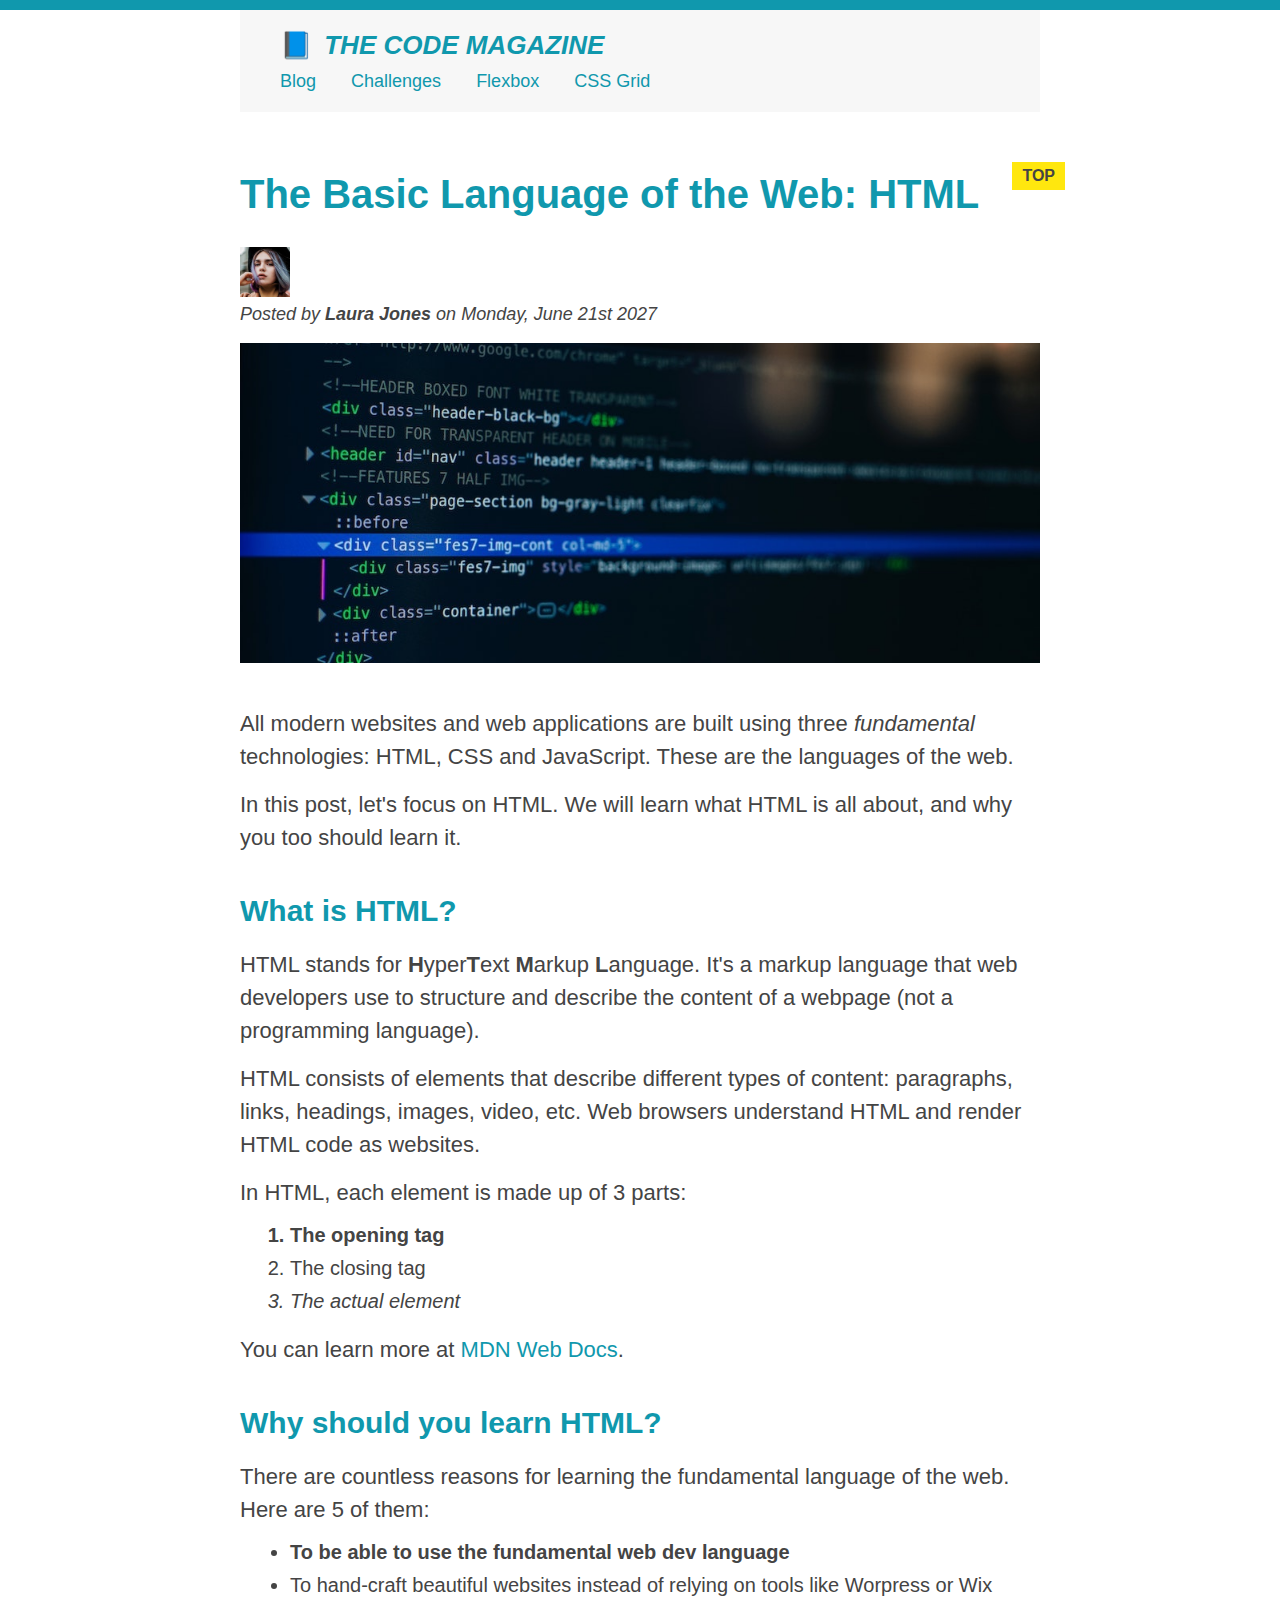
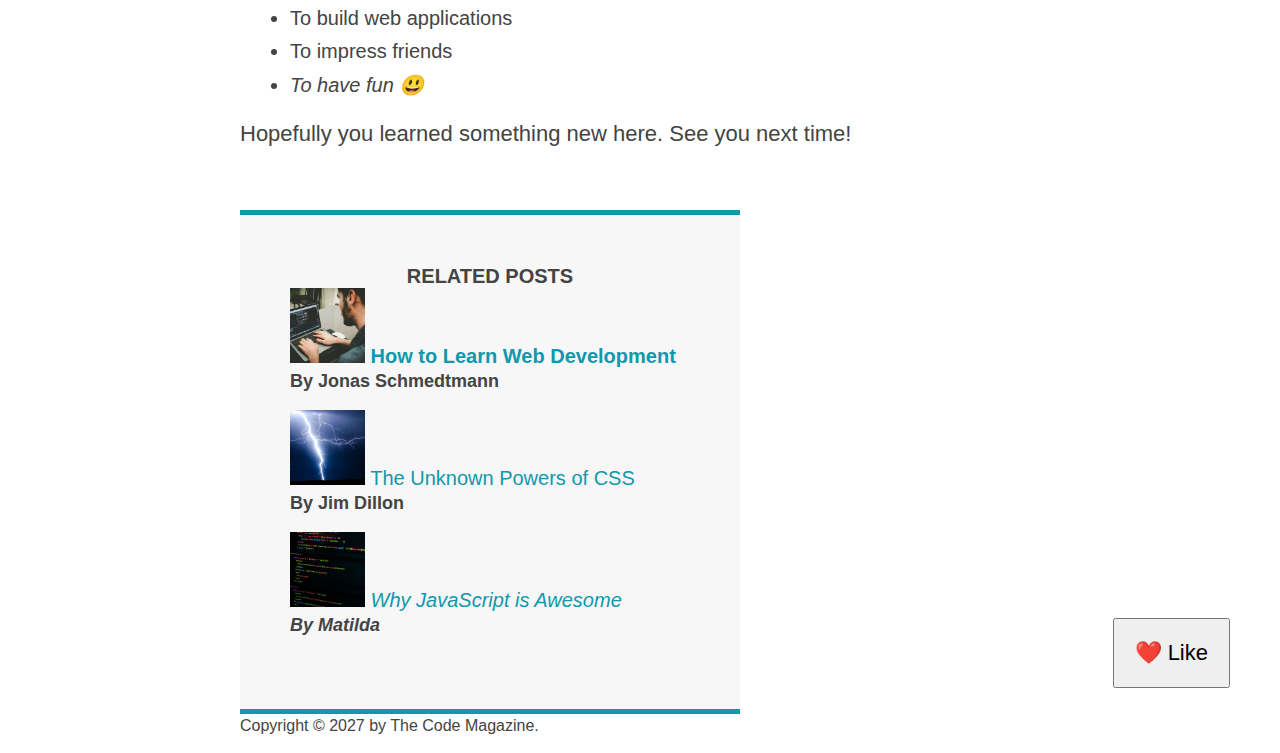
<file: css_intro/index.html>
<!DOCTYPE html>
<html lang="en">
  <head>
    <meta charset="UTF-8" />
    <link href="style.css" rel="stylesheet" />
    <title>The Basic Language of the Web: HTML</title>
  </head>

  <body>
    <!--
    <h1>The Basic Language of the Web: HTML</h1>
    <h2>The Basic Language of the Web: HTML</h2>
    <h3>The Basic Language of the Web: HTML</h3>
    <h4>The Basic Language of the Web: HTML</h4>
    <h5>The Basic Language of the Web: HTML</h5>
    <h6>The Basic Language of the Web: HTML</h6>
    -->

    <div class="container">
      <header class="main-header">
        <h1>📘 The Code Magazine</h1>

        <nav>
          <!-- <strong>This is the navigation</strong> -->
          <a href="blog.html">Blog</a>
          <a href="#">Challenges</a>
          <a href="#">Flexbox</a>
          <a href="#">CSS Grid</a>
        </nav>
      </header>

      <article>
        <header class="post-header">
          <h2>The Basic Language of the Web: HTML</h2>

          <img
            src="img/laura-jones.jpg"
            alt="Headshot of Laura Jones"
            height="50"
            width="50"
          />

          <p id="author">
            Posted by <strong>Laura Jones</strong> on Monday, June 21st 2027
          </p>

          <img
            src="img/post-img.jpg"
            alt="HTML code on a screen"
            width="500"
            height="200"
            class="post-img"
          />
          <button>❤️ Like</button>
        </header>

        <p>
          All modern websites and web applications are built using three
          <em>fundamental</em>
          technologies: HTML, CSS and JavaScript. These are the languages of the
          web.
        </p>

        <p>
          In this post, let's focus on HTML. We will learn what HTML is all
          about, and why you too should learn it.
        </p>

        <h3>What is HTML?</h3>
        <p>
          HTML stands for <strong>H</strong>yper<strong>T</strong>ext
          <strong>M</strong>arkup <strong>L</strong>anguage. It's a markup
          language that web developers use to structure and describe the content
          of a webpage (not a programming language).
        </p>
        <p>
          HTML consists of elements that describe different types of content:
          paragraphs, links, headings, images, video, etc. Web browsers
          understand HTML and render HTML code as websites.
        </p>
        <p>In HTML, each element is made up of 3 parts:</p>

        <ol>
          <li class="first-li">The opening tag</li>
          <li>The closing tag</li>
          <li>The actual element</li>
        </ol>

        <p>
          You can learn more at
          <a
            href="https://developer.mozilla.org/en-US/docs/Web/HTML"
            target="_blank"
            >MDN Web Docs</a
          >.
        </p>

        <h3>Why should you learn HTML?</h3>

        <p>
          There are countless reasons for learning the fundamental language of
          the web. Here are 5 of them:
        </p>

        <ul>
          <li class="first-li">
            To be able to use the fundamental web dev language
          </li>
          <li>
            To hand-craft beautiful websites instead of relying on tools like
            Worpress or Wix
          </li>
          <li>To build web applications</li>
          <li>To impress friends</li>
          <li>To have fun 😃</li>
        </ul>

        <p>Hopefully you learned something new here. See you next time!</p>
      </article>

      <aside>
        <h4>Related posts</h4>

        <ul class="related">
          <li>
            <img
              src="img/related-1.jpg"
              alt="Person programming"
              width="75"
              height="75"
            />
            <a href="#">How to Learn Web Development</a>
            <p class="related-author">By Jonas Schmedtmann</p>
          </li>
          <li>
            <img
              src="img/related-2.jpg"
              alt="Lightning"
              width="75"
              height="75"
            />
            <a href="#">The Unknown Powers of CSS</a>
            <p class="related-author">By Jim Dillon</p>
          </li>
          <li>
            <img
              src="img/related-3.jpg"
              alt="JavaScript code on a screen"
              width="75"
              height="75"
            />
            <a href="#">Why JavaScript is Awesome</a>
            <p class="related-author">By Matilda</p>
          </li>
        </ul>
      </aside>

      <footer>
        <p id="copyright" class="copyright text">
          Copyright &copy; 2027 by The Code Magazine.
        </p>
      </footer>
    </div>
  </body>
</html>
</file>
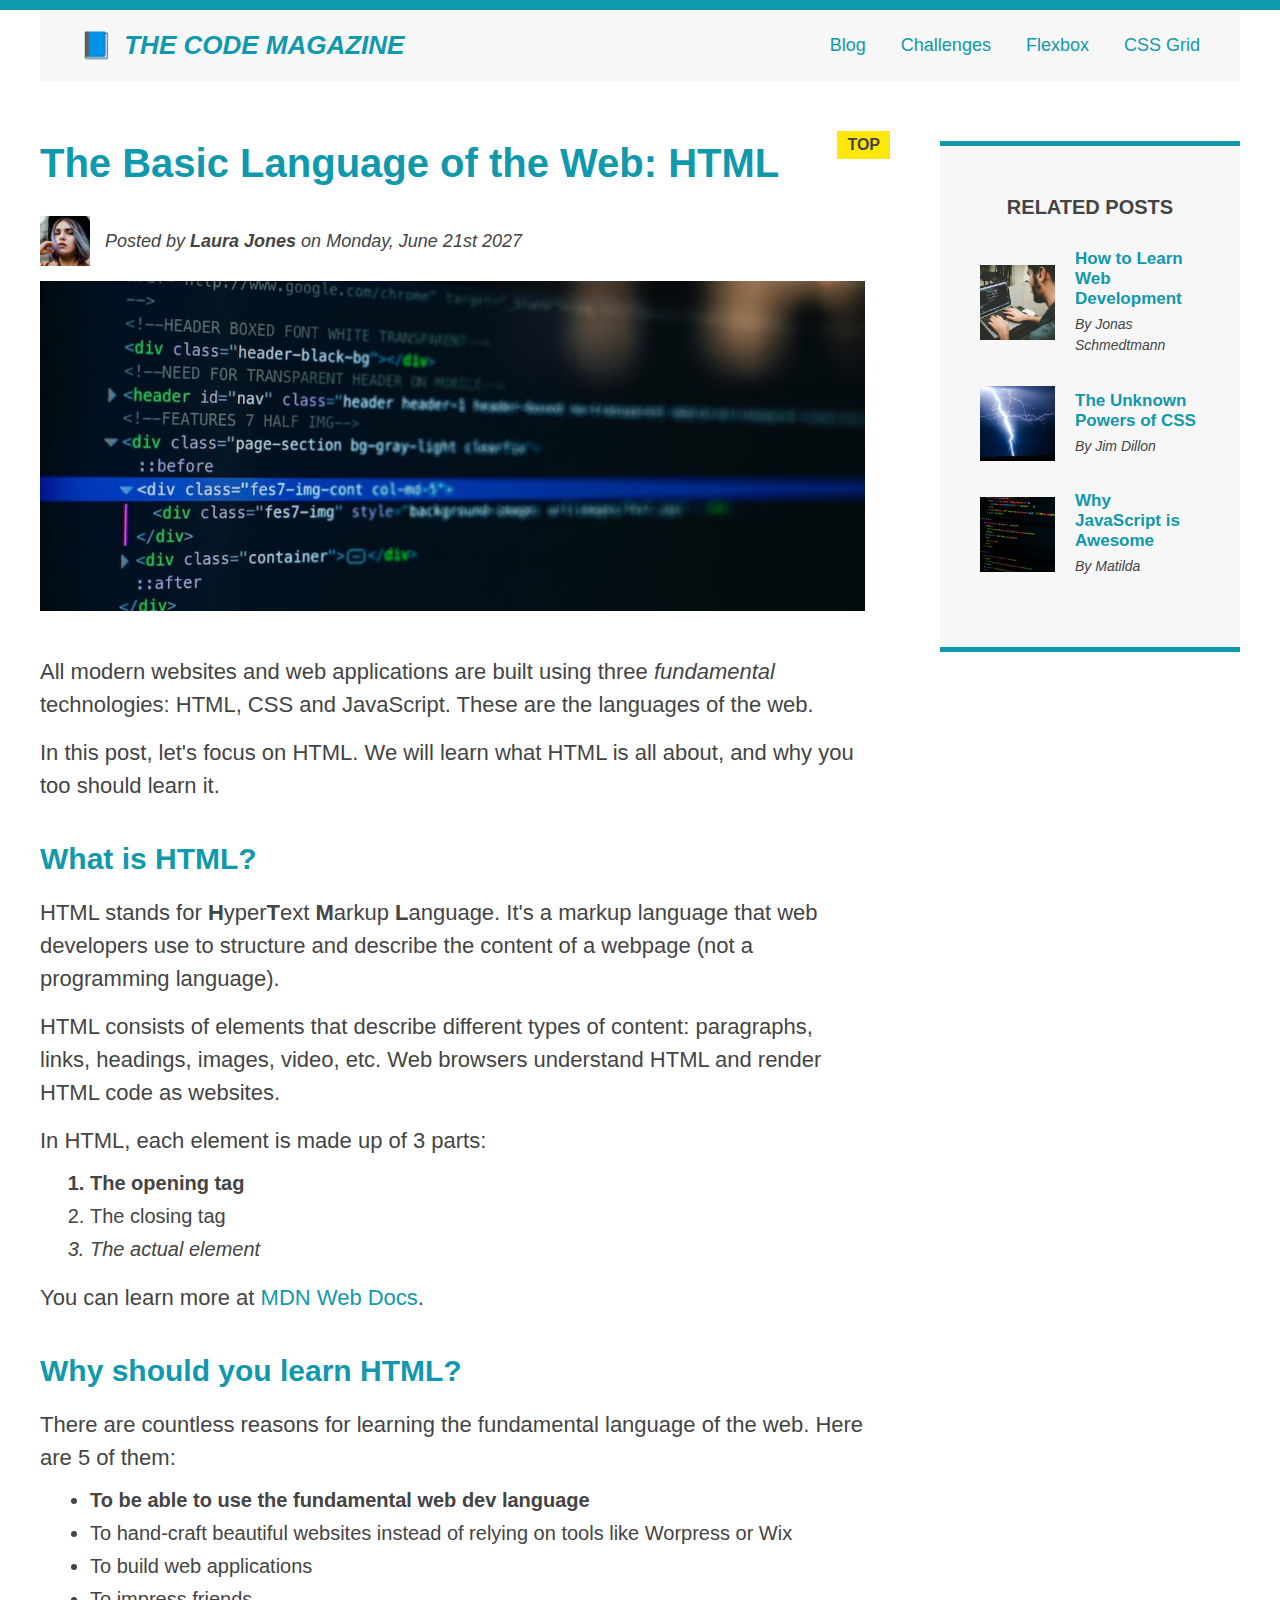
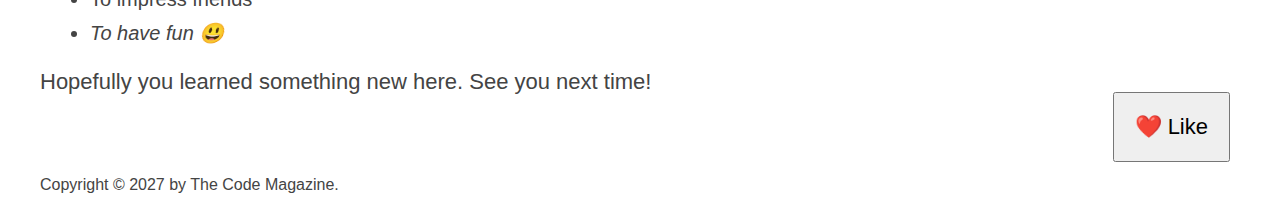
<file: css_layouts/index.html>
<!DOCTYPE html>
<html lang="en">
  <head>
    <meta charset="UTF-8" />
    <link href="style.css" rel="stylesheet" />

    <title>The Basic Language of the Web: HTML</title>
  </head>

  <body>
    <!--
    <h1>The Basic Language of the Web: HTML</h1>
    <h2>The Basic Language of the Web: HTML</h2>
    <h3>The Basic Language of the Web: HTML</h3>
    <h4>The Basic Language of the Web: HTML</h4>
    <h5>The Basic Language of the Web: HTML</h5>
    <h6>The Basic Language of the Web: HTML</h6>
    -->

    <div class="container">
      <header class="main-header clearfix">
        <h1>📘 The Code Magazine</h1>

        <nav>
          <!-- <strong>This is the navigation</strong> -->
          <a href="blog.html">Blog</a>
          <a href="challenge_grid.html">Challenges</a>
          <a href="flexbox.html">Flexbox</a>
          <a href="css-grid.html">CSS Grid</a>
        </nav>

        <!-- <div class="clear"></div> -->
      </header>

      <!-- ONLY NECESSARY FOR FLEXBOX -->
      <!-- <div class="row"> -->
      <article>
        <header class="post-header">
          <h2>The Basic Language of the Web: HTML</h2>

          <div class="author-box">
            <img
              src="img/laura-jones.jpg"
              alt="Headshot of Laura Jones"
              height="50"
              width="50"
              class="author-img"
            />

            <p id="author" class="author">
              Posted by <strong>Laura Jones</strong> on Monday, June 21st 2027
            </p>
          </div>

          <img
            src="img/post-img.jpg"
            alt="HTML code on a screen"
            width="500"
            height="200"
            class="post-img"
          />
          <button>❤️ Like</button>
        </header>

        <p>
          All modern websites and web applications are built using three
          <em>fundamental</em>
          technologies: HTML, CSS and JavaScript. These are the languages of the
          web.
        </p>

        <p>
          In this post, let's focus on HTML. We will learn what HTML is all
          about, and why you too should learn it.
        </p>

        <h3>What is HTML?</h3>
        <p>
          HTML stands for <strong>H</strong>yper<strong>T</strong>ext
          <strong>M</strong>arkup <strong>L</strong>anguage. It's a markup
          language that web developers use to structure and describe the content
          of a webpage (not a programming language).
        </p>
        <p>
          HTML consists of elements that describe different types of content:
          paragraphs, links, headings, images, video, etc. Web browsers
          understand HTML and render HTML code as websites.
        </p>
        <p>In HTML, each element is made up of 3 parts:</p>

        <ol>
          <li class="first-li">The opening tag</li>
          <li>The closing tag</li>
          <li>The actual element</li>
        </ol>

        <p>
          You can learn more at
          <a
            href="https://developer.mozilla.org/en-US/docs/Web/HTML"
            target="_blank"
            >MDN Web Docs</a
          >.
        </p>

        <h3>Why should you learn HTML?</h3>

        <p>
          There are countless reasons for learning the fundamental language of
          the web. Here are 5 of them:
        </p>

        <ul>
          <li class="first-li">
            To be able to use the fundamental web dev language
          </li>
          <li>
            To hand-craft beautiful websites instead of relying on tools like
            Worpress or Wix
          </li>
          <li>To build web applications</li>
          <li>To impress friends</li>
          <li>To have fun 😃</li>
        </ul>

        <p>Hopefully you learned something new here. See you next time!</p>
      </article>

      <aside>
        <h4>Related posts</h4>

        <ul class="related">
          <li class="related-post">
            <img
              src="img/related-1.jpg"
              alt="Person programming"
              width="75"
              height="75"
            />
            <div>
              <a href="#" class="related-link">How to Learn Web Development</a>
              <p class="related-author">By Jonas Schmedtmann</p>
            </div>
          </li>
          <li class="related-post">
            <img
              src="img/related-2.jpg"
              alt="Lightning"
              width="75"
              height="75"
            />
            <div>
              <a href="#" class="related-link">The Unknown Powers of CSS</a>
              <p class="related-author">By Jim Dillon</p>
            </div>
          </li>
          <li class="related-post">
            <img
              src="img/related-3.jpg"
              alt="JavaScript code on a screen"
              width="75"
              height="75"
            />
            <div>
              <a href="#" class="related-link">Why JavaScript is Awesome</a>
              <p class="related-author">By Matilda</p>
            </div>
          </li>
        </ul>
      </aside>
      <!-- </div> -->

      <footer>
        <p id="copyright" class="copyright text">
          Copyright &copy; 2027 by The Code Magazine.
        </p>
      </footer>
    </div>
  </body>
</html>
</file>
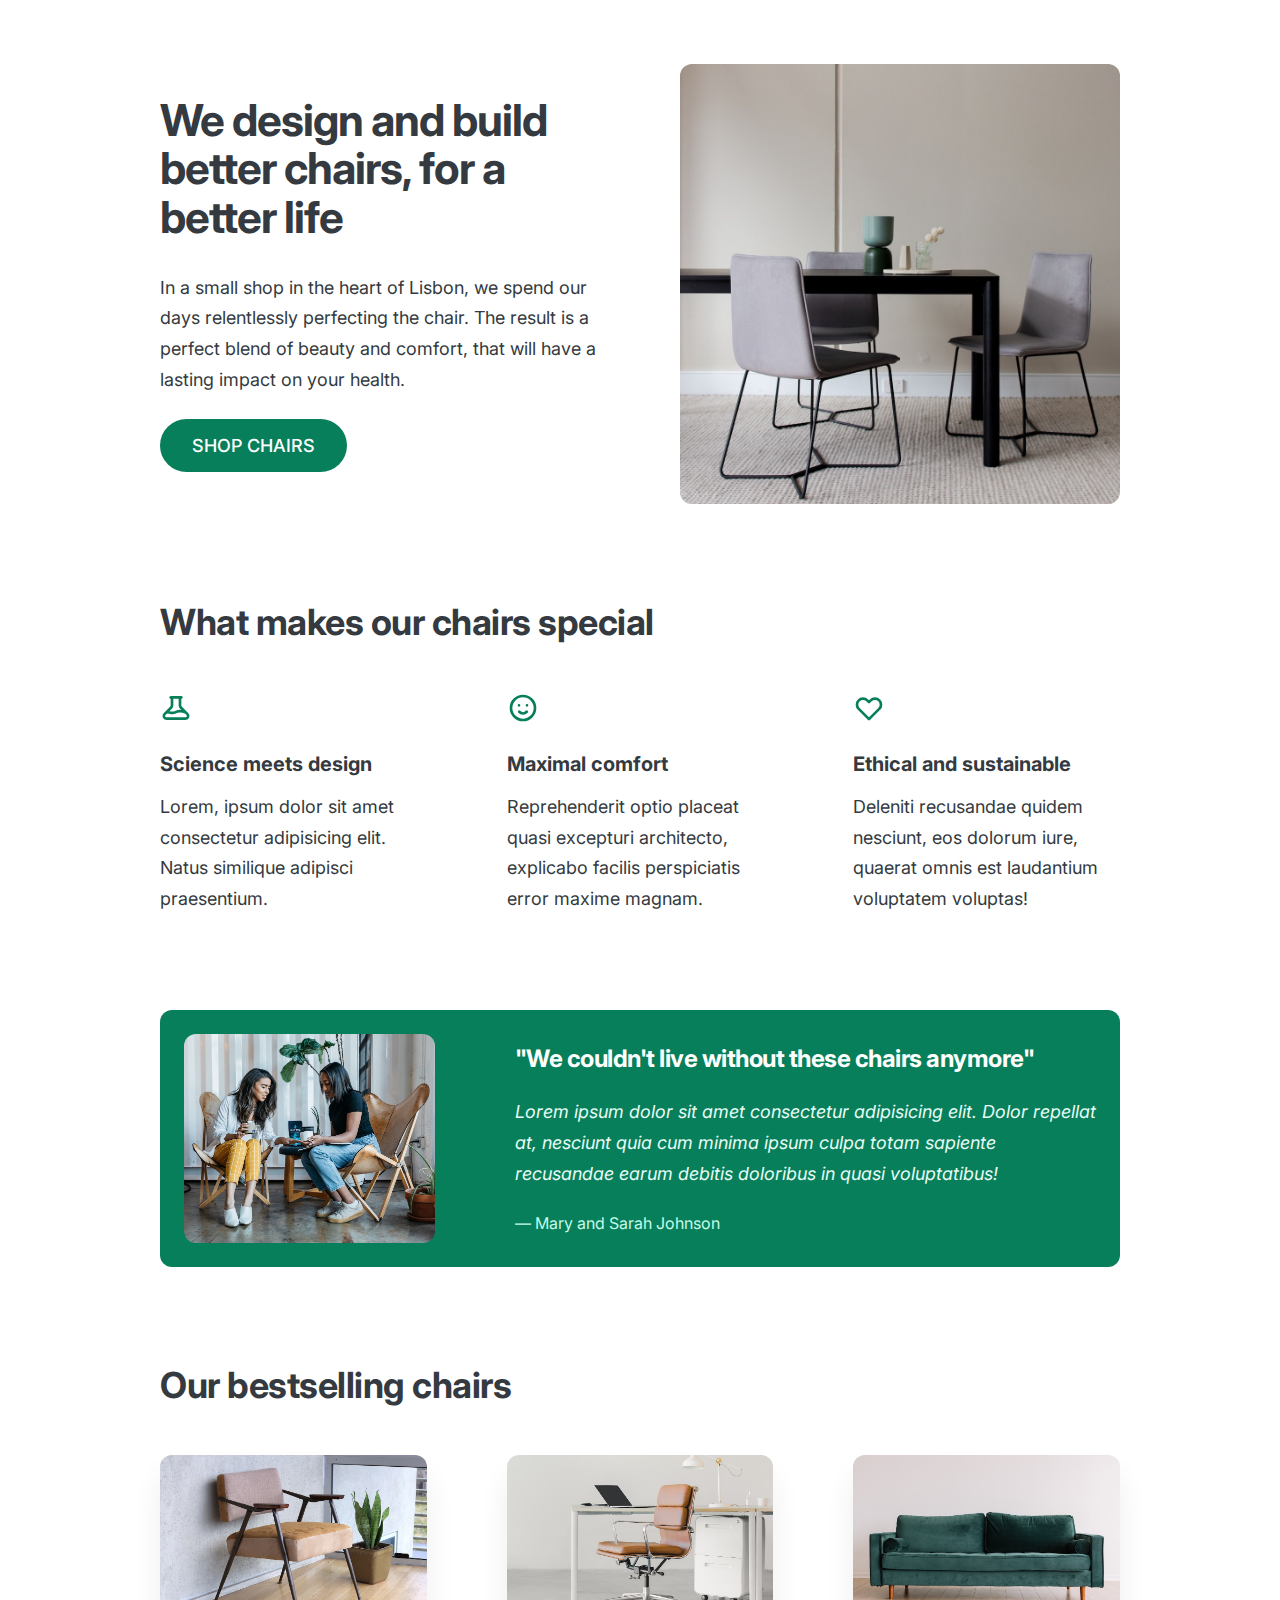
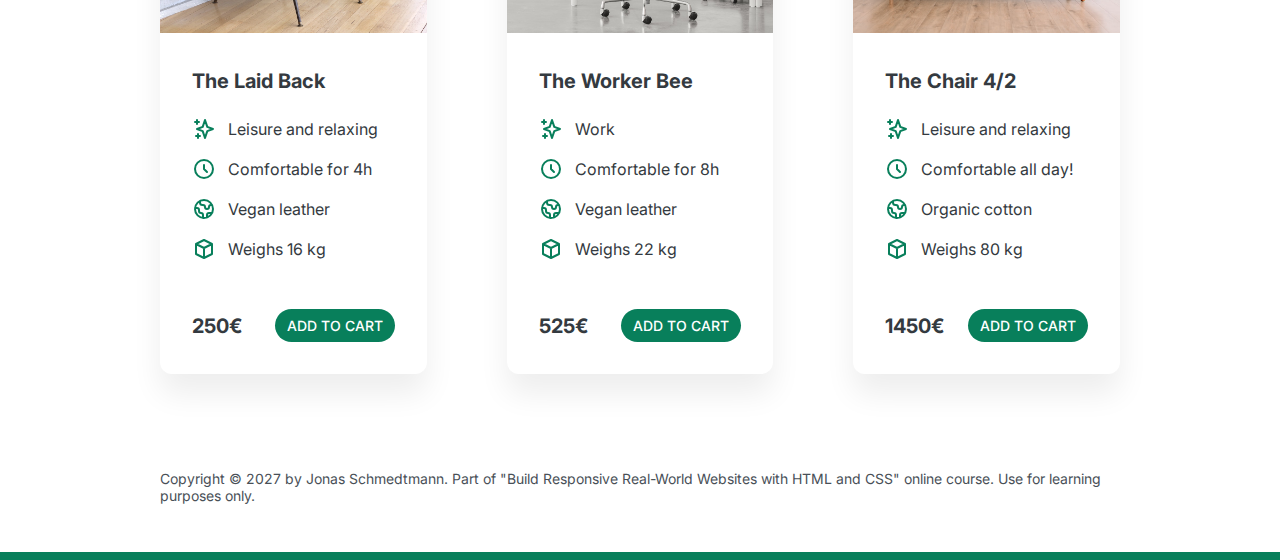
<file: design/index.html>
<!DOCTYPE html>
<html lang="en">
  <head>
    <meta charset="UTF-8" />
    <meta http-equiv="X-UA-Compatible" content="IE=edge" />
    <meta name="viewport" content="width=device-width, initial-scale=1.0" />

    <link rel="preconnect" href="https://fonts.gstatic.com" />
    <link
      href="https://fonts.googleapis.com/css2?family=Inter:wght@400;500;700&display=swap"
      rel="stylesheet"
    />

    <link rel="stylesheet" href="style.css" />
    <title>Lisbon Chair Shop</title>
  </head>
  <body>
    <div class="container">
      <header>
        <div class="header-text-box">
          <h1>We design and build better chairs, for a better life</h1>
          <p class="header-text">
            In a small shop in the heart of Lisbon, we spend our days
            relentlessly perfecting the chair. The result is a perfect blend of
            beauty and comfort, that will have a lasting impact on your health.
          </p>
          <a class="btn btn--big" href="#">Shop chairs</a>
        </div>
        <img src="hero.jpg" alt="Photo" />
      </header>

      <section>
        <h2>What makes our chairs special</h2>
        <div class="grid-3-cols">
          <div>
            <svg
              xmlns="http://www.w3.org/2000/svg"
              class="features-icon"
              fill="none"
              viewBox="0 0 24 24"
              stroke="currentColor"
            >
              <path
                stroke-linecap="round"
                stroke-linejoin="round"
                stroke-width="2"
                d="M19.428 15.428a2 2 0 00-1.022-.547l-2.387-.477a6 6 0 00-3.86.517l-.318.158a6 6 0 01-3.86.517L6.05 15.21a2 2 0 00-1.806.547M8 4h8l-1 1v5.172a2 2 0 00.586 1.414l5 5c1.26 1.26.367 3.414-1.415 3.414H4.828c-1.782 0-2.674-2.154-1.414-3.414l5-5A2 2 0 009 10.172V5L8 4z"
              />
            </svg>
            <p class="features-title"><strong>Science meets design</strong></p>
            <p class="features-text">
              Lorem, ipsum dolor sit amet consectetur adipisicing elit. Natus
              similique adipisci praesentium.
            </p>
          </div>

          <div>
            <svg
              xmlns="http://www.w3.org/2000/svg"
              class="features-icon"
              fill="none"
              viewBox="0 0 24 24"
              stroke="currentColor"
            >
              <path
                stroke-linecap="round"
                stroke-linejoin="round"
                stroke-width="2"
                d="M14.828 14.828a4 4 0 01-5.656 0M9 10h.01M15 10h.01M21 12a9 9 0 11-18 0 9 9 0 0118 0z"
              />
            </svg>
            <p class="features-title">
              <strong>Maximal comfort</strong>
            </p>
            <p class="features-text">
              Reprehenderit optio placeat quasi excepturi architecto, explicabo
              facilis perspiciatis error maxime magnam.
            </p>
          </div>

          <div>
            <svg
              xmlns="http://www.w3.org/2000/svg"
              class="features-icon"
              fill="none"
              viewBox="0 0 24 24"
              stroke="currentColor"
            >
              <path
                stroke-linecap="round"
                stroke-linejoin="round"
                stroke-width="2"
                d="M4.318 6.318a4.5 4.5 0 000 6.364L12 20.364l7.682-7.682a4.5 4.5 0 00-6.364-6.364L12 7.636l-1.318-1.318a4.5 4.5 0 00-6.364 0z"
              />
            </svg>
            <p class="features-title">
              <strong>Ethical and sustainable</strong>
            </p>
            <p class="features-text">
              Deleniti recusandae quidem nesciunt, eos dolorum iure, quaerat
              omnis est laudantium voluptatem voluptas!
            </p>
          </div>
        </div>
      </section>

      <section class="testimonial-section">
        <div class="grid-3-cols">
          <img src="customers.jpg" alt="People sitting on chairs" />
          <div class="testimonial-box">
            <h2>"We couldn't live without these chairs anymore"</h2>
            <blockquote class="testimonial-text">
              Lorem ipsum dolor sit amet consectetur adipisicing elit. Dolor
              repellat at, nesciunt quia cum minima ipsum culpa totam sapiente
              recusandae earum debitis doloribus in quasi voluptatibus!
            </blockquote>
            <p class="testimonial-author">&mdash; Mary and Sarah Johnson</p>
          </div>
        </div>
      </section>

      <section>
        <h2>Our bestselling chairs</h2>
        <div class="grid-3-cols">
          <figure class="chair">
            <img src="chair-1.jpg" alt="Chair" />
            <div class="chair-box">
              <h3>The Laid Back</h3>
              <ul class="chair-details">
                <li>
                  <svg
                    xmlns="http://www.w3.org/2000/svg"
                    class="chair-icon"
                    fill="none"
                    viewBox="0 0 24 24"
                    stroke="currentColor"
                  >
                    <path
                      stroke-linecap="round"
                      stroke-linejoin="round"
                      stroke-width="2"
                      d="M5 3v4M3 5h4M6 17v4m-2-2h4m5-16l2.286 6.857L21 12l-5.714 2.143L13 21l-2.286-6.857L5 12l5.714-2.143L13 3z"
                    />
                  </svg>
                  <!-- Span is a generic INLINE text element, it doesn't have any meaning. It's like a div element, but inline -->
                  <span>Leisure and relaxing</span>
                </li>
                <li>
                  <svg
                    xmlns="http://www.w3.org/2000/svg"
                    class="chair-icon"
                    fill="none"
                    viewBox="0 0 24 24"
                    stroke="currentColor"
                  >
                    <path
                      stroke-linecap="round"
                      stroke-linejoin="round"
                      stroke-width="2"
                      d="M12 8v4l3 3m6-3a9 9 0 11-18 0 9 9 0 0118 0z"
                    />
                  </svg>
                  <span>Comfortable for 4h</span>
                </li>
                <li>
                  <svg
                    xmlns="http://www.w3.org/2000/svg"
                    class="chair-icon"
                    fill="none"
                    viewBox="0 0 24 24"
                    stroke="currentColor"
                  >
                    <path
                      stroke-linecap="round"
                      stroke-linejoin="round"
                      stroke-width="2"
                      d="M3.055 11H5a2 2 0 012 2v1a2 2 0 002 2 2 2 0 012 2v2.945M8 3.935V5.5A2.5 2.5 0 0010.5 8h.5a2 2 0 012 2 2 2 0 104 0 2 2 0 012-2h1.064M15 20.488V18a2 2 0 012-2h3.064M21 12a9 9 0 11-18 0 9 9 0 0118 0z"
                    />
                  </svg>
                  <span>Vegan leather</span>
                </li>
                <li>
                  <svg
                    xmlns="http://www.w3.org/2000/svg"
                    class="chair-icon"
                    fill="none"
                    viewBox="0 0 24 24"
                    stroke="currentColor"
                  >
                    <path
                      stroke-linecap="round"
                      stroke-linejoin="round"
                      stroke-width="2"
                      d="M20 7l-8-4-8 4m16 0l-8 4m8-4v10l-8 4m0-10L4 7m8 4v10M4 7v10l8 4"
                    />
                  </svg>
                  <span>Weighs 16 kg</span>
                </li>
              </ul>
              <div class="chair-price">
                <strong>250€</strong>
                <a href="#" class="btn btn--small">Add to cart</a>
              </div>
            </div>
          </figure>

          <figure class="chair">
            <img src="chair-2.jpg" alt="Chair" />
            <div class="chair-box">
              <h3>The Worker Bee</h3>
              <ul class="chair-details">
                <li>
                  <svg
                    xmlns="http://www.w3.org/2000/svg"
                    class="chair-icon"
                    fill="none"
                    viewBox="0 0 24 24"
                    stroke="currentColor"
                  >
                    <path
                      stroke-linecap="round"
                      stroke-linejoin="round"
                      stroke-width="2"
                      d="M5 3v4M3 5h4M6 17v4m-2-2h4m5-16l2.286 6.857L21 12l-5.714 2.143L13 21l-2.286-6.857L5 12l5.714-2.143L13 3z"
                    />
                  </svg>
                  <span>Work</span>
                </li>
                <li>
                  <svg
                    xmlns="http://www.w3.org/2000/svg"
                    class="chair-icon"
                    fill="none"
                    viewBox="0 0 24 24"
                    stroke="currentColor"
                  >
                    <path
                      stroke-linecap="round"
                      stroke-linejoin="round"
                      stroke-width="2"
                      d="M12 8v4l3 3m6-3a9 9 0 11-18 0 9 9 0 0118 0z"
                    />
                  </svg>
                  <span>Comfortable for 8h</span>
                </li>
                <li>
                  <svg
                    xmlns="http://www.w3.org/2000/svg"
                    class="chair-icon"
                    fill="none"
                    viewBox="0 0 24 24"
                    stroke="currentColor"
                  >
                    <path
                      stroke-linecap="round"
                      stroke-linejoin="round"
                      stroke-width="2"
                      d="M3.055 11H5a2 2 0 012 2v1a2 2 0 002 2 2 2 0 012 2v2.945M8 3.935V5.5A2.5 2.5 0 0010.5 8h.5a2 2 0 012 2 2 2 0 104 0 2 2 0 012-2h1.064M15 20.488V18a2 2 0 012-2h3.064M21 12a9 9 0 11-18 0 9 9 0 0118 0z"
                    />
                  </svg>
                  <span>Vegan leather</span>
                </li>
                <li>
                  <svg
                    xmlns="http://www.w3.org/2000/svg"
                    class="chair-icon"
                    fill="none"
                    viewBox="0 0 24 24"
                    stroke="currentColor"
                  >
                    <path
                      stroke-linecap="round"
                      stroke-linejoin="round"
                      stroke-width="2"
                      d="M20 7l-8-4-8 4m16 0l-8 4m8-4v10l-8 4m0-10L4 7m8 4v10M4 7v10l8 4"
                    />
                  </svg>
                  <span>Weighs 22 kg</span>
                </li>
              </ul>
              <div class="chair-price">
                <strong>525€</strong>
                <a href="#" class="btn btn--small">Add to cart</a>
              </div>
            </div>
          </figure>

          <figure class="chair">
            <img src="chair-3.jpg" alt="Chair" />
            <div class="chair-box">
              <h3>The Chair 4/2</h3>
              <ul class="chair-details">
                <li>
                  <svg
                    xmlns="http://www.w3.org/2000/svg"
                    class="chair-icon"
                    fill="none"
                    viewBox="0 0 24 24"
                    stroke="currentColor"
                  >
                    <path
                      stroke-linecap="round"
                      stroke-linejoin="round"
                      stroke-width="2"
                      d="M5 3v4M3 5h4M6 17v4m-2-2h4m5-16l2.286 6.857L21 12l-5.714 2.143L13 21l-2.286-6.857L5 12l5.714-2.143L13 3z"
                    />
                  </svg>
                  <span>Leisure and relaxing</span>
                </li>
                <li>
                  <svg
                    xmlns="http://www.w3.org/2000/svg"
                    class="chair-icon"
                    fill="none"
                    viewBox="0 0 24 24"
                    stroke="currentColor"
                  >
                    <path
                      stroke-linecap="round"
                      stroke-linejoin="round"
                      stroke-width="2"
                      d="M12 8v4l3 3m6-3a9 9 0 11-18 0 9 9 0 0118 0z"
                    />
                  </svg>
                  <span>Comfortable all day!</span>
                </li>
                <li>
                  <svg
                    xmlns="http://www.w3.org/2000/svg"
                    class="chair-icon"
                    fill="none"
                    viewBox="0 0 24 24"
                    stroke="currentColor"
                  >
                    <path
                      stroke-linecap="round"
                      stroke-linejoin="round"
                      stroke-width="2"
                      d="M3.055 11H5a2 2 0 012 2v1a2 2 0 002 2 2 2 0 012 2v2.945M8 3.935V5.5A2.5 2.5 0 0010.5 8h.5a2 2 0 012 2 2 2 0 104 0 2 2 0 012-2h1.064M15 20.488V18a2 2 0 012-2h3.064M21 12a9 9 0 11-18 0 9 9 0 0118 0z"
                    />
                  </svg>
                  <span>Organic cotton</span>
                </li>
                <li>
                  <svg
                    xmlns="http://www.w3.org/2000/svg"
                    class="chair-icon"
                    fill="none"
                    viewBox="0 0 24 24"
                    stroke="currentColor"
                  >
                    <path
                      stroke-linecap="round"
                      stroke-linejoin="round"
                      stroke-width="2"
                      d="M20 7l-8-4-8 4m16 0l-8 4m8-4v10l-8 4m0-10L4 7m8 4v10M4 7v10l8 4"
                    />
                  </svg>
                  <span>Weighs 80 kg</span>
                </li>
              </ul>
              <div class="chair-price">
                <strong>1450€</strong>
                <a href="#" class="btn btn--small">Add to cart</a>
              </div>
            </div>
          </figure>
        </div>
      </section>

      <footer>
        Copyright &copy; 2027 by Jonas Schmedtmann. Part of "Build Responsive
        Real-World Websites with HTML and CSS" online course. Use for learning
        purposes only.
      </footer>
    </div>
  </body>
</html>
</file>
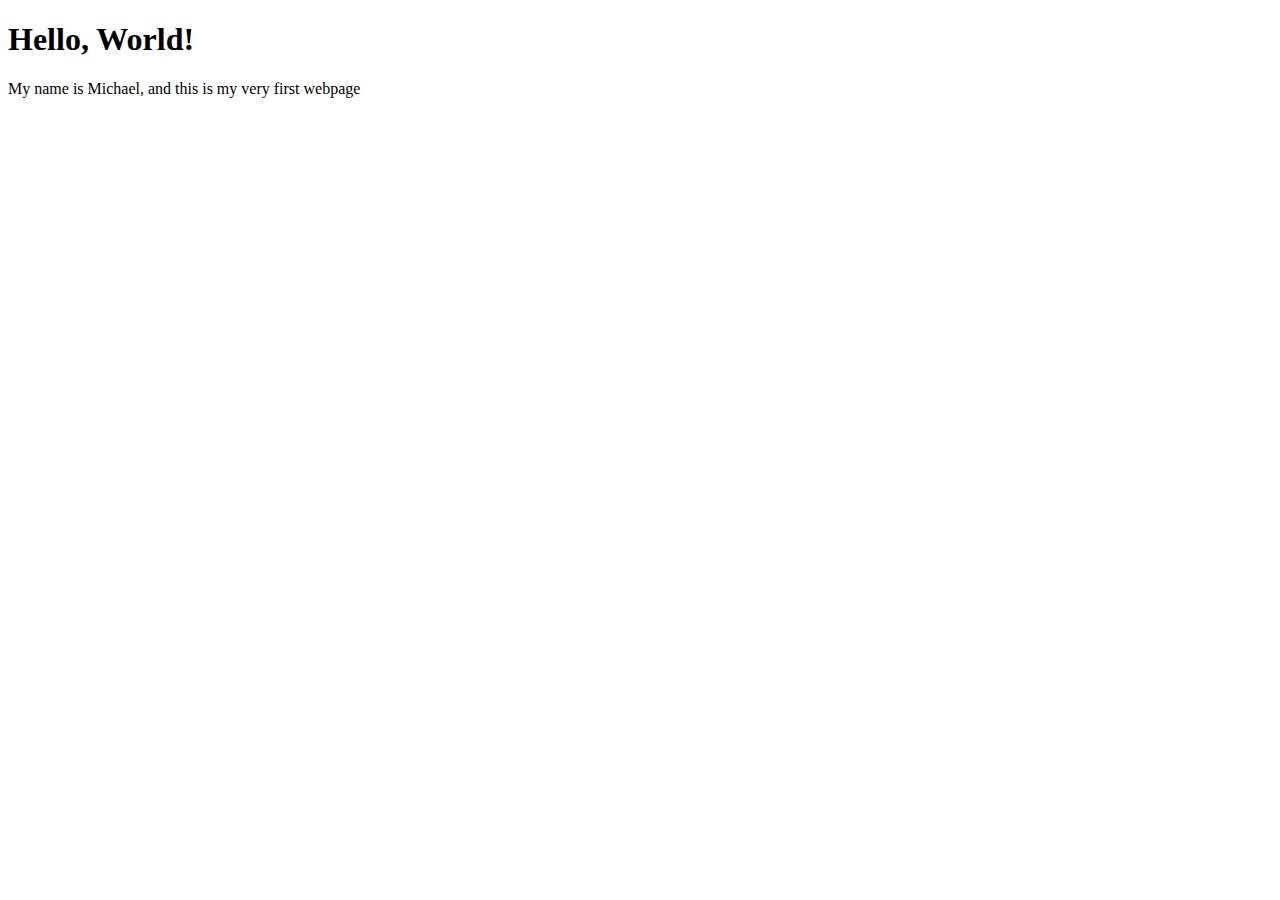
<file: firstproject/index.html>
<!DOCTYPE html>
<html lang="en">
  <head>
    <meta charset="UTF-8" />
    <meta name="viewport" content="width=device-width, initial-scale=1.0" />
    <title>My First Webpage</title>
  </head>
  <body>
    <h1>Hello, World!</h1>
    <p>My name is Michael, and this is my very first webpage</p>
  </body>
</html>
</file>
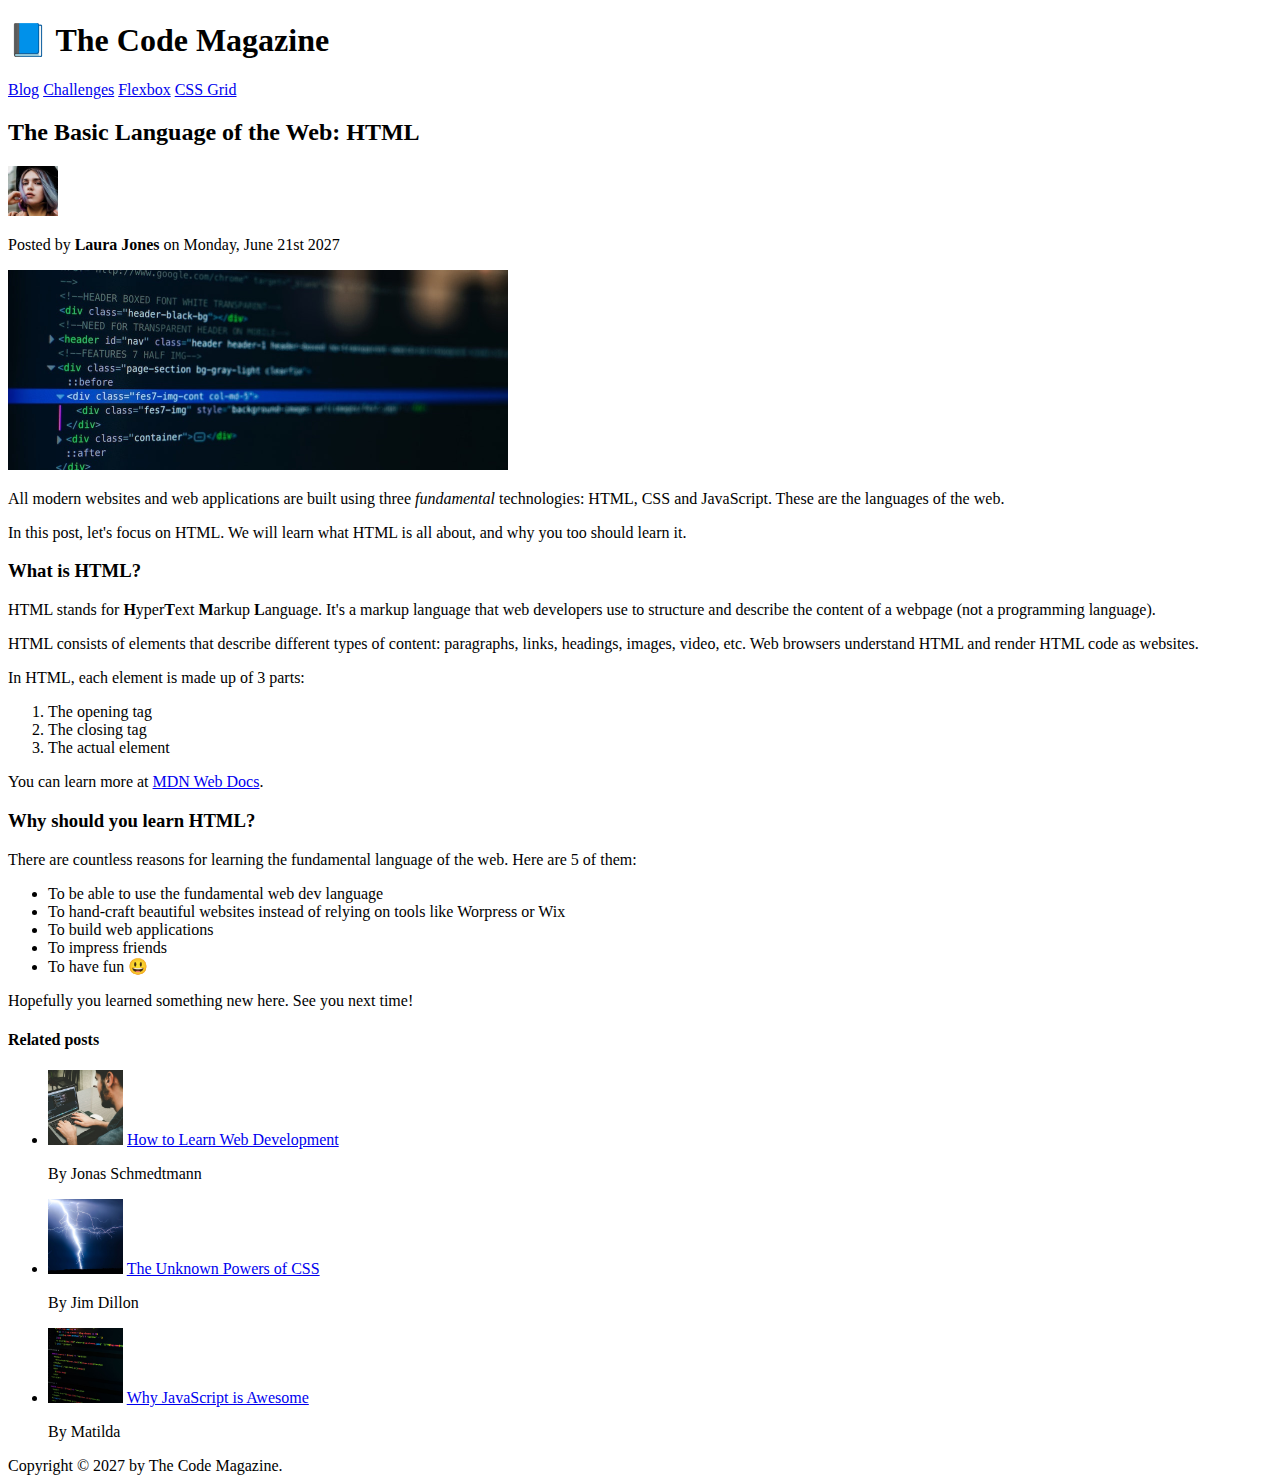
<file: html_intro/index.html>
<!DOCTYPE html>
<html lang="en">
  <head>
    <meta charset="UTF-8" />
    <meta name="viewport" content="width=device-width, initial-scale=1.0" />
    <title>Document</title>
  </head>
  <body>
    <!--
    <h1>The Basic Language of the Web: HTML</h1>
    <h2>The Basic Language of the Web: HTML</h2>
    <h3>The Basic Language of the Web: HTML</h3>
    <h4>The Basic Language of the Web: HTML</h4>
    <h5>The Basic Language of the Web: HTML</h5>
    <h6>The Basic Language of the Web: HTML</h6>
    -->

    <header>
      <h1>📘 The Code Magazine</h1>

      <nav>
        <a href="blog.html">Blog</a>
        <a href="challenge.html">Challenges</a>
        <a href="#">Flexbox</a>
        <a href="#">CSS Grid</a>
      </nav>
    </header>

    <article>
      <header>
        <h2>The Basic Language of the Web: HTML</h2>

        <img
          src="img/laura-jones.jpg"
          alt="Headshot of Laura Jones"
          height="50"
          width="50"
        />

        <p>Posted by <strong>Laura Jones</strong> on Monday, June 21st 2027</p>

        <img
          src="img/post-img.jpg"
          alt="HTML code on a screen"
          width="500"
          height="200"
        />
      </header>

      <p>
        All modern websites and web applications are built using three
        <em>fundamental</em>
        technologies: HTML, CSS and JavaScript. These are the languages of the
        web.
      </p>

      <p>
        In this post, let's focus on HTML. We will learn what HTML is all about,
        and why you too should learn it.
      </p>

      <h3>What is HTML?</h3>
      <p>
        HTML stands for <strong>H</strong>yper<strong>T</strong>ext
        <strong>M</strong>arkup <strong>L</strong>anguage. It's a markup
        language that web developers use to structure and describe the content
        of a webpage (not a programming language).
      </p>
      <p>
        HTML consists of elements that describe different types of content:
        paragraphs, links, headings, images, video, etc. Web browsers understand
        HTML and render HTML code as websites.
      </p>
      <p>In HTML, each element is made up of 3 parts:</p>

      <ol>
        <li>The opening tag</li>
        <li>The closing tag</li>
        <li>The actual element</li>
      </ol>

      <p>
        You can learn more at
        <a
          href="https://developer.mozilla.org/en-US/docs/Web/HTML"
          target="_blank"
          >MDN Web Docs</a
        >.
      </p>

      <h3>Why should you learn HTML?</h3>

      <p>
        There are countless reasons for learning the fundamental language of the
        web. Here are 5 of them:
      </p>

      <ul>
        <li>To be able to use the fundamental web dev language</li>
        <li>
          To hand-craft beautiful websites instead of relying on tools like
          Worpress or Wix
        </li>
        <li>To build web applications</li>
        <li>To impress friends</li>
        <li>To have fun 😃</li>
      </ul>

      <p>Hopefully you learned something new here. See you next time!</p>
    </article>

    <aside>
      <h4>Related posts</h4>

      <ul>
        <li>
          <img
            src="img/related-1.jpg"
            alt="Person programming"
            width="75"
            width="75"
          />
          <a href="#">How to Learn Web Development</a>
          <p>By Jonas Schmedtmann</p>
        </li>
        <li>
          <img src="img/related-2.jpg" alt="Lightning" width="75" heigth="75" />
          <a href="#">The Unknown Powers of CSS</a>
          <p>By Jim Dillon</p>
        </li>
        <li>
          <img
            src="img/related-3.jpg"
            alt="JavaScript code on a screen"
            width="75"
            height="75"
          />
          <a href="#">Why JavaScript is Awesome</a>
          <p>By Matilda</p>
        </li>
      </ul>
    </aside>

    <footer>Copyright &copy; 2027 by The Code Magazine.</footer>
  </body>
</html>
</file>
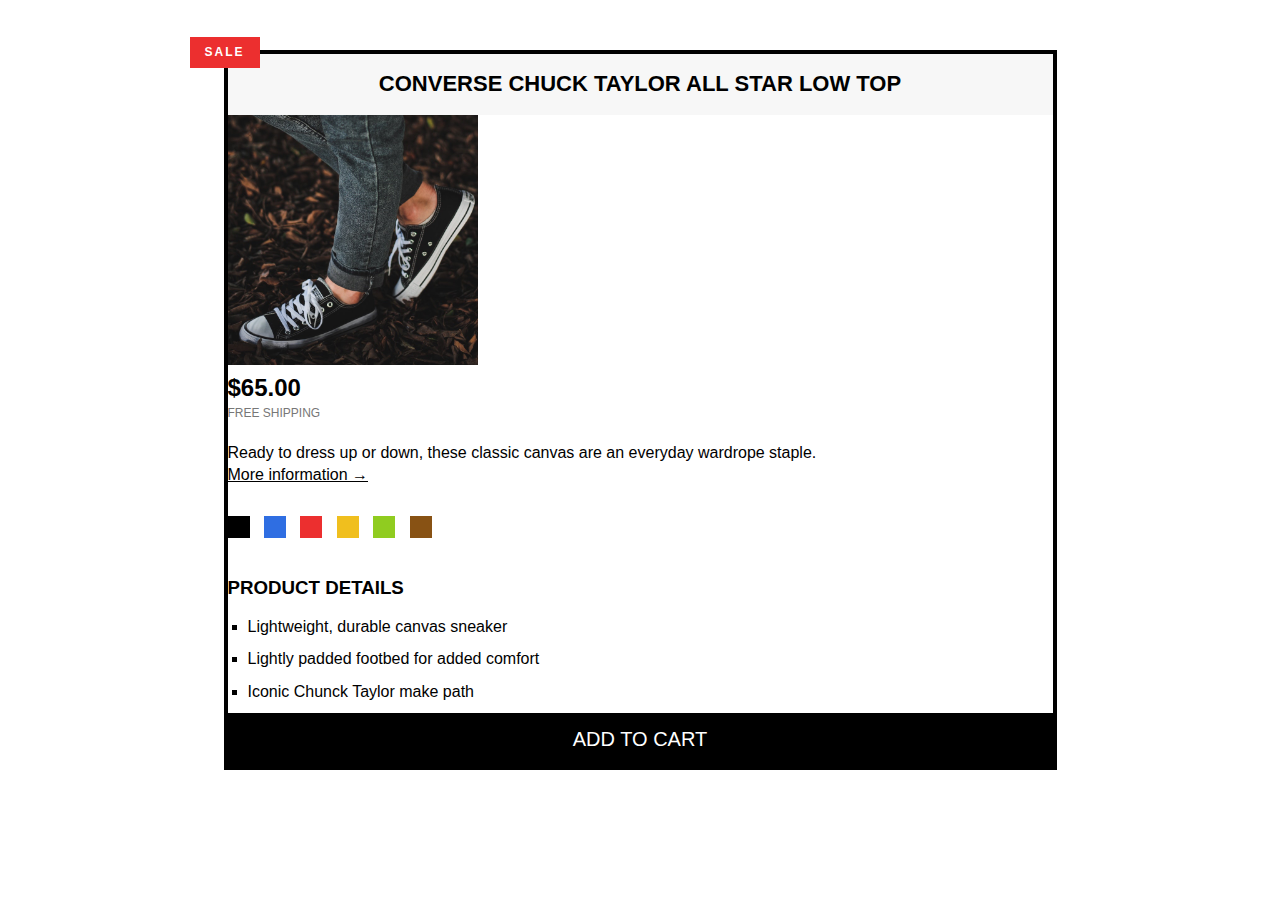
<file: css_intro/challenge.html>
<!DOCTYPE html>
<html lang="en">
  <head>
    <meta charset="UTF-8" />
    <meta name="viewport" content="width=device-width, initial-scale=1.0" />
    <link rel="stylesheet" href="challenge.css" />
    <title>HTML Fundamental Challenge</title>
  </head>
  <body>
    <article class="product">
      <h2 class="product-title">Converse Chuck Taylor All Star Low Top</h2>
      <img
        src="img/challenges.jpg"
        alt="Converse All Star"
        width="250"
        height="250"
      />
      <p class="price"><strong>$65.00</strong></p>
      <p class="shipping">Free Shipping</p>
      <p class="sale">Sale</p>
      <p>
        Ready to dress up or down, these classic canvas are an everyday wardrope
        staple.
      </p>
      <a href="#" class="more-info">More information &rarr;</a>
      <div class="colors">
        <div class="color"></div>
        <div class="color color-blue"></div>
        <div class="color color-red"></div>
        <div class="color color-yellow"></div>
        <div class="color color-green"></div>
        <div class="color color-brown"></div>
      </div>
      <h3 class="details-title">Product details</h3>
      <ul class="details-list">
        <li>Lightweight, durable canvas sneaker</li>
        <li>Lightly padded footbed for added comfort</li>
        <li>Iconic Chunck Taylor make path</li>
      </ul>
      <button class="add-product">Add to cart</button>
    </article>
  </body>
</html>
</file>
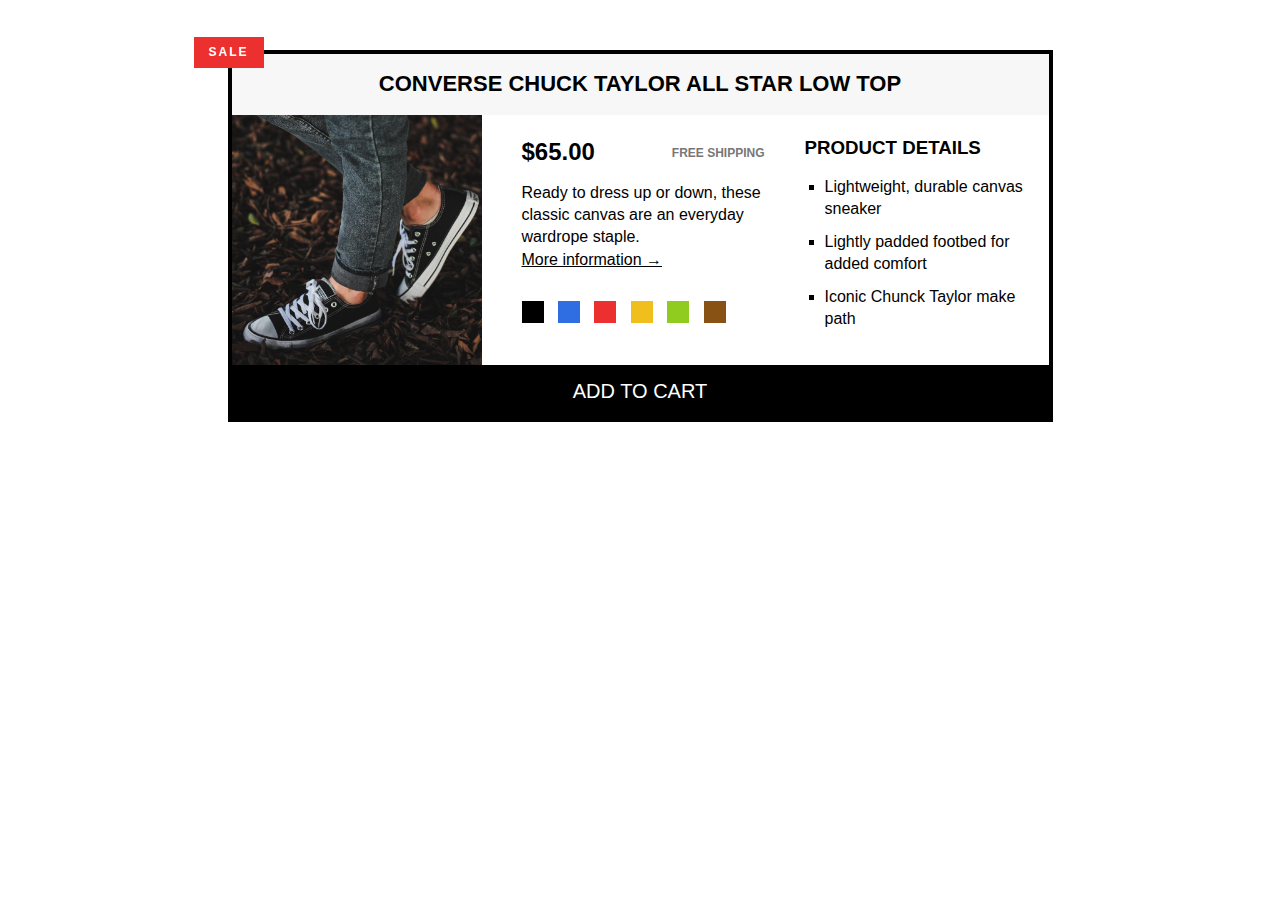
<file: css_layouts/challenge.html>
<!DOCTYPE html>
<html lang="en">
  <head>
    <meta charset="UTF-8" />
    <meta name="viewport" content="width=device-width, initial-scale=1.0" />
    <link rel="stylesheet" href="challenge.css" />
    <title>HTML Fundamental Challenge</title>
  </head>
  <body>
    <article class="product">
      <h2 class="product-title">Converse Chuck Taylor All Star Low Top</h2>
      <div class="container clearfix">
        <img
          src="img/challenges.jpg"
          alt="Converse All Star"
          width="250"
          height="250"
          class="product-img"
        />

        <div class="product-info">
          <p class="price"><strong>$65.00</strong></p>
          <p class="shipping">Free Shipping</p>
          <p class="sale">Sale</p>
          <p class="product-description">
            Ready to dress up or down, these classic canvas are an everyday
            wardrope staple.
          </p>
          <a href="#" class="more-info">More information &rarr;</a>
          <div class="colors">
            <div class="color"></div>
            <div class="color color-blue"></div>
            <div class="color color-red"></div>
            <div class="color color-yellow"></div>
            <div class="color color-green"></div>
            <div class="color color-brown"></div>
          </div>
        </div>

        <div class="product-details">
          <h3 class="details-title">Product details</h3>
          <ul class="details-list">
            <li>Lightweight, durable canvas sneaker</li>
            <li>Lightly padded footbed for added comfort</li>
            <li>Iconic Chunck Taylor make path</li>
          </ul>
        </div>
      </div>

      <button class="add-product">Add to cart</button>
    </article>
  </body>
</html>
</file>
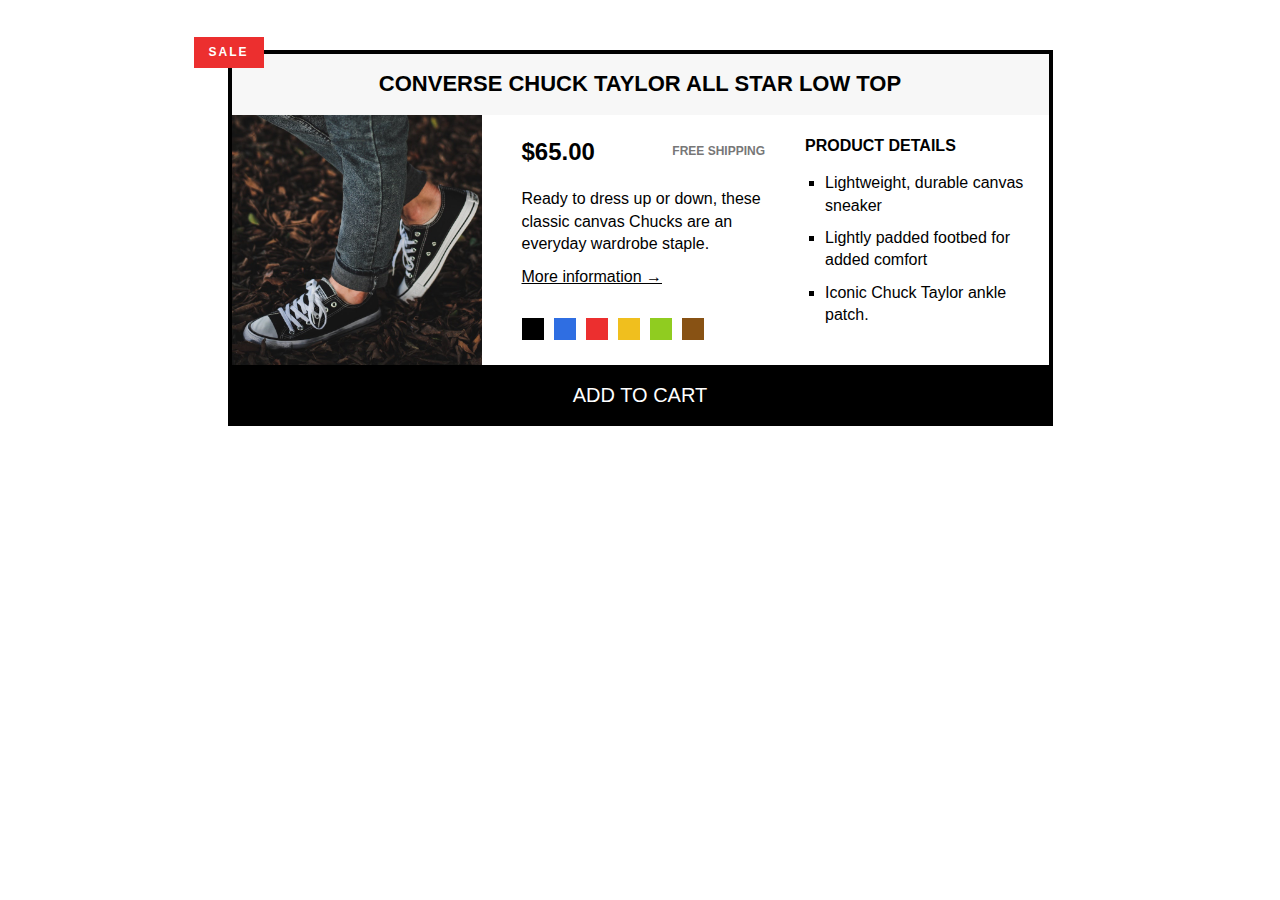
<file: css_layouts/challenge_flexbox.html>
<!DOCTYPE html>
<html lang="en">
  <head>
    <meta charset="UTF-8" />
    <meta name="viewport" content="width=device-width, initial-scale=1.0" />
    <link rel="stylesheet" href="challenge_flexbox.css" />
    <title>CSS Flexbox</title>
  </head>
  <body>
    <article class="product">
      <h2 class="product-title">Converse Chuck Taylor All Star Low Top</h2>
      <div class="container">
        <img
          src="img/challenges.jpg"
          alt="Chuck Taylor All Star Shoe"
          height="250"
          width="250"
          class="product-img"
        />
        <div class="product-info">
          <div class="product-price">
            <p class="price"><strong>$65.00</strong></p>
            <p class="shipping">Free shipping</p>
          </div>
          <p class="sale">Sale</p>

          <p class="product-description">
            Ready to dress up or down, these classic canvas Chucks are an
            everyday wardrobe staple.
          </p>
          <a href="https://converse.com" target="_blank" class="more-info"
            >More information &rarr;</a
          >

          <div class="product-colors">
            <div class="color"></div>
            <div class="color color-blue"></div>
            <div class="color color-red"></div>
            <div class="color color-yellow"></div>
            <div class="color color-green"></div>
            <div class="color color-brown"></div>
          </div>
        </div>

        <div class="product-details">
          <h3 class="details-title">Product details</h3>
          <ul class="details-list">
            <li>Lightweight, durable canvas sneaker</li>
            <li>Lightly padded footbed for added comfort</li>
            <li>Iconic Chuck Taylor ankle patch.</li>
          </ul>
        </div>
      </div>
      <button class="add-cart">Add to cart</button>
    </article>
  </body>
</html>
</file>
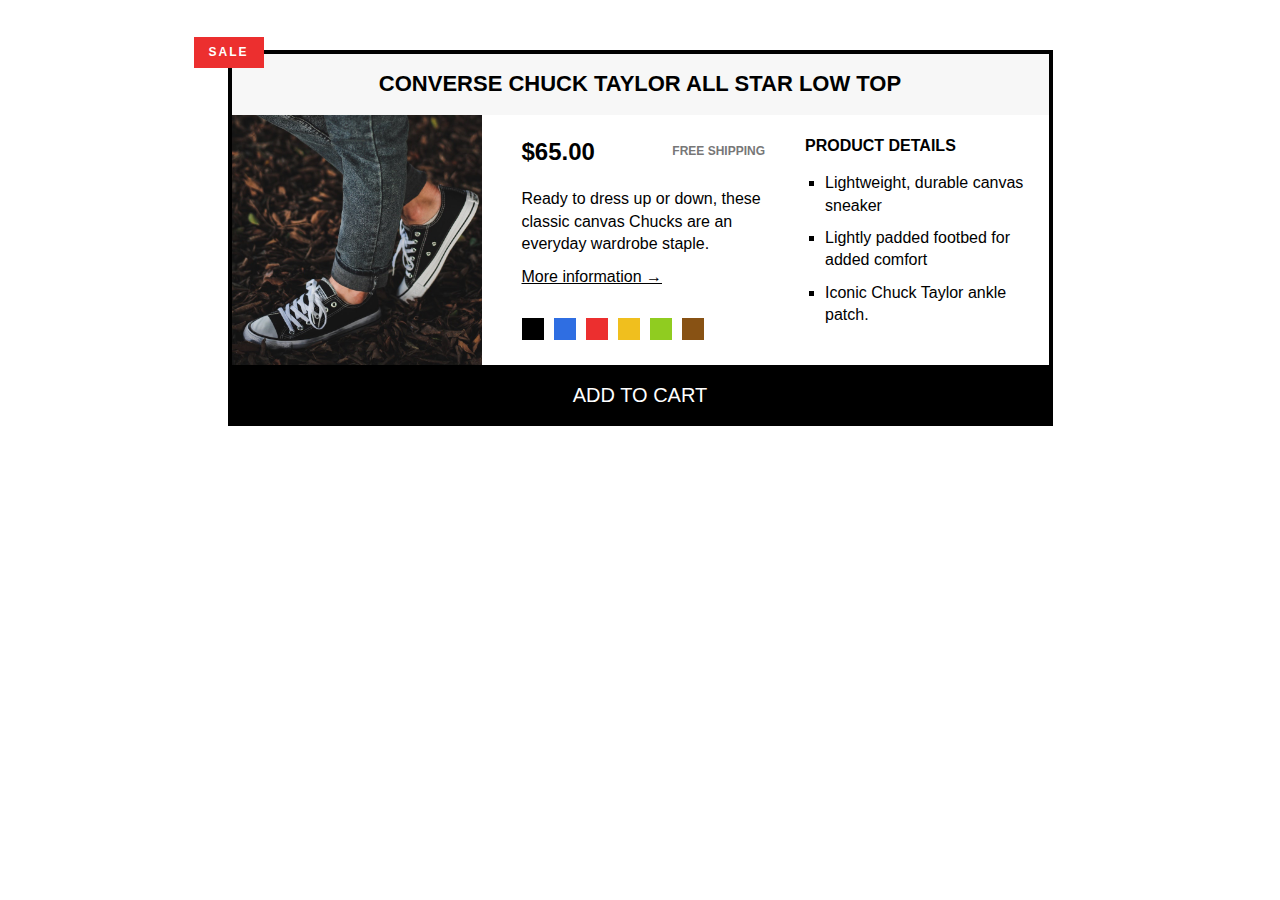
<file: css_layouts/challenge_grid.html>
<!DOCTYPE html>
<html lang="en">
  <head>
    <meta charset="UTF-8" />
    <meta name="viewport" content="width=device-width, initial-scale=1.0" />
    <link rel="stylesheet" href="challenge_grid.css" />
    <title>CSS Grid</title>
  </head>
  <body>
    <article class="product">
      <h2 class="product-title">Converse Chuck Taylor All Star Low Top</h2>
      <img
        src="img/challenges.jpg"
        alt="Chuck Taylor All Star Shoe"
        height="250"
        width="250"
        class="product-img"
      />
      <div class="product-info">
        <div class="product-price">
          <p class="price"><strong>$65.00</strong></p>
          <p class="shipping">Free shipping</p>
        </div>
        <p class="sale">Sale</p>

        <p class="product-description">
          Ready to dress up or down, these classic canvas Chucks are an everyday
          wardrobe staple.
        </p>
        <a href="https://converse.com" target="_blank" class="more-info"
          >More information &rarr;</a
        >

        <div class="product-colors">
          <div class="color"></div>
          <div class="color color-blue"></div>
          <div class="color color-red"></div>
          <div class="color color-yellow"></div>
          <div class="color color-green"></div>
          <div class="color color-brown"></div>
        </div>
      </div>

      <div class="product-details">
        <h3 class="details-title">Product details</h3>
        <ul class="details-list">
          <li>Lightweight, durable canvas sneaker</li>
          <li>Lightly padded footbed for added comfort</li>
          <li>Iconic Chuck Taylor ankle patch.</li>
        </ul>
      </div>
      <button class="add-cart">Add to cart</button>
    </article>
  </body>
</html>
</file>
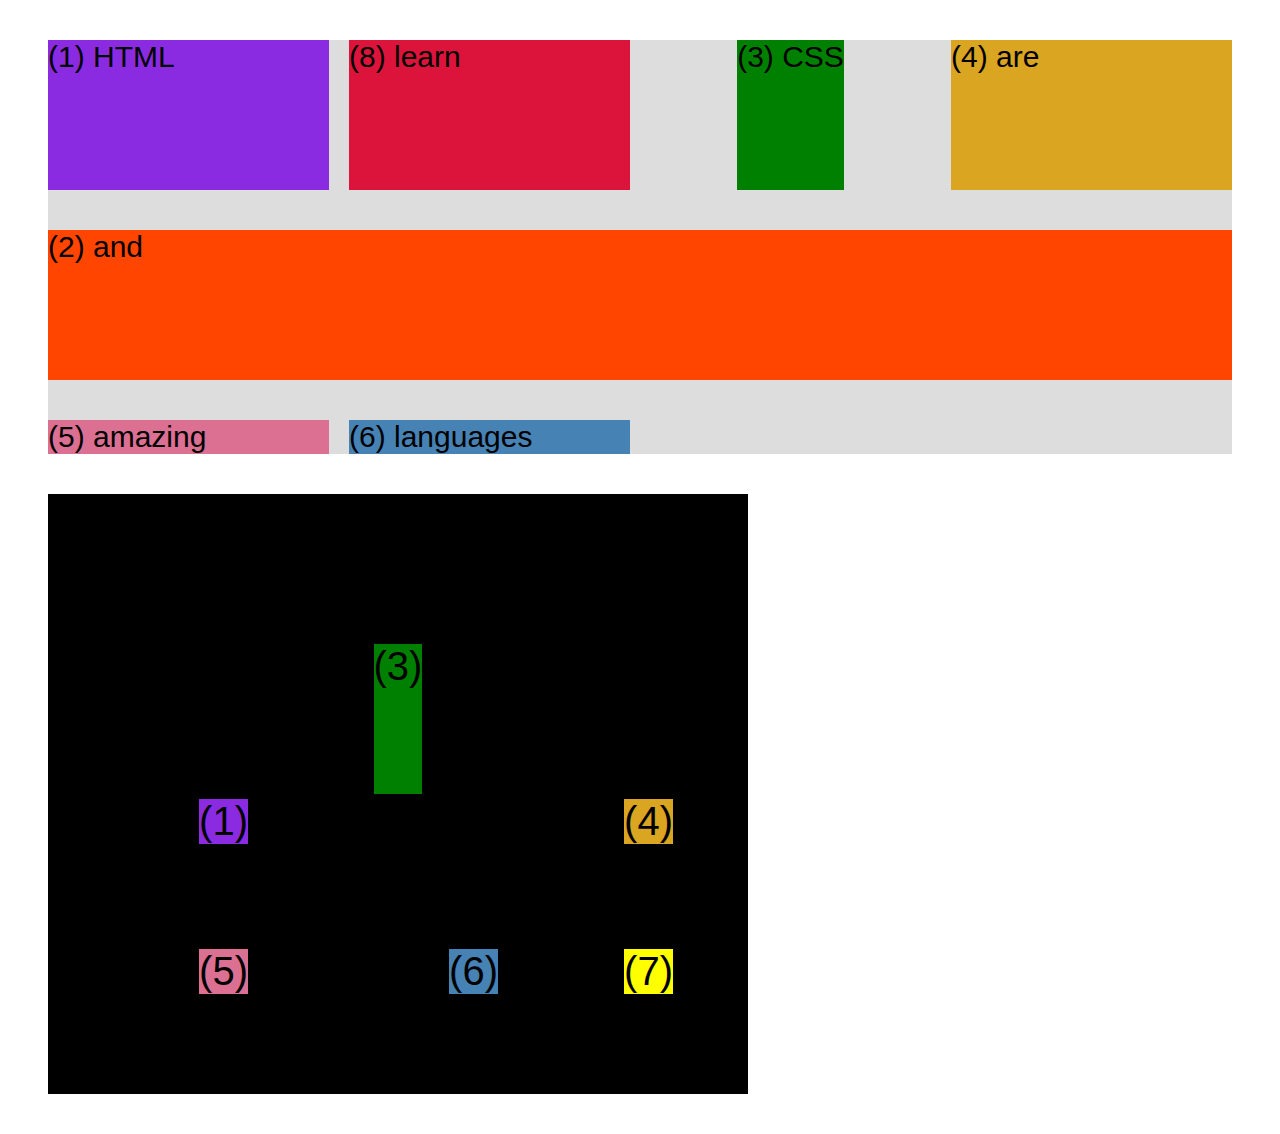
<file: css_layouts/css-grid.html>
<!DOCTYPE html>
<html lang="en">
  <head>
    <meta charset="UTF-8" />
    <meta http-equiv="X-UA-Compatible" content="IE=edge" />
    <meta name="viewport" content="width=device-width, initial-scale=1.0" />
    <title>CSS Grid</title>
    <style>
      .el--1 {
        background-color: blueviolet;
      }
      .el--2 {
        background-color: orangered;
      }
      .el--3 {
        background-color: green;
        height: 150px;
      }
      .el--4 {
        background-color: goldenrod;
      }
      .el--5 {
        background-color: palevioletred;
      }
      .el--6 {
        background-color: steelblue;
      }
      .el--7 {
        background-color: yellow;
      }
      .el--8 {
        background-color: crimson;
      }

      .container--1 {
        /* STARTER */
        font-family: sans-serif;
        background-color: #ddd;
        font-size: 30px;
        margin: 40px;

        /* CSS GRID */
        display: grid;
        /* grid-template-columns: 200px 200px 1fr 1fr; */
        /* grid-template-rows: 300px 200px; */
        /* grid-template-columns: 1fr 1fr 1fr auto; */

        grid-template-columns: repeat(4, 1fr);
        grid-template-rows: 1fr 1fr;
        /* height: 500px; */

        /* gap: 30px; */
        column-gap: 20px;
        row-gap: 40px;

        /* TEMP */
        /* display: none; */
      }

      .el--8 {
        grid-column: 2 / 3;
        /* grid-row: 1 / span 2; */
        grid-row: 1 / 2;
      }

      .el--2 {
        /* grid-column: 1 / 4; */
        /* grid-column: 1 / span 4; */
        grid-column: 1 / -1;
        grid-row: 2;
      }

      /* .el--6 {
        grid-row: 3 / 5;
      } */

      .container--2 {
        /* STARTER */
        font-family: sans-serif;
        background-color: black;
        font-size: 40px;
        margin: 40px;

        width: 700px;
        height: 600px;

        /* CSS GRID */
        display: grid;
        grid-template-columns: 125px 200px 125px;
        grid-template-rows: 250px 100px;
        gap: 50px;

        /* Aligning tracks inside container: distribute empty space */
        justify-content: center;
        /* justify-content: space-between; */
        align-content: center;

        /* Aligning items INSIDE cells: moving items around inside cells */
        align-items: end;
        justify-items: end;
      }

      .el--3 {
        align-self: center;
        justify-self: center;
      }
    </style>
  </head>
  <body>
    <div class="container--1">
      <div class="el el--1">(1) HTML</div>
      <div class="el el--2">(2) and</div>
      <div class="el el--3">(3) CSS</div>
      <div class="el el--4">(4) are</div>
      <div class="el el--5">(5) amazing</div>
      <div class="el el--6">(6) languages</div>
      <!-- <div class="el el--7">(7) to</div> -->
      <div class="el el--8">(8) learn</div>
    </div>

    <div class="container--2">
      <div class="el el--1">(1)</div>
      <div class="el el--3">(3)</div>
      <div class="el el--4">(4)</div>
      <div class="el el--5">(5)</div>
      <div class="el el--6">(6)</div>
      <div class="el el--7">(7)</div>
    </div>
  </body>
</html>
</file>
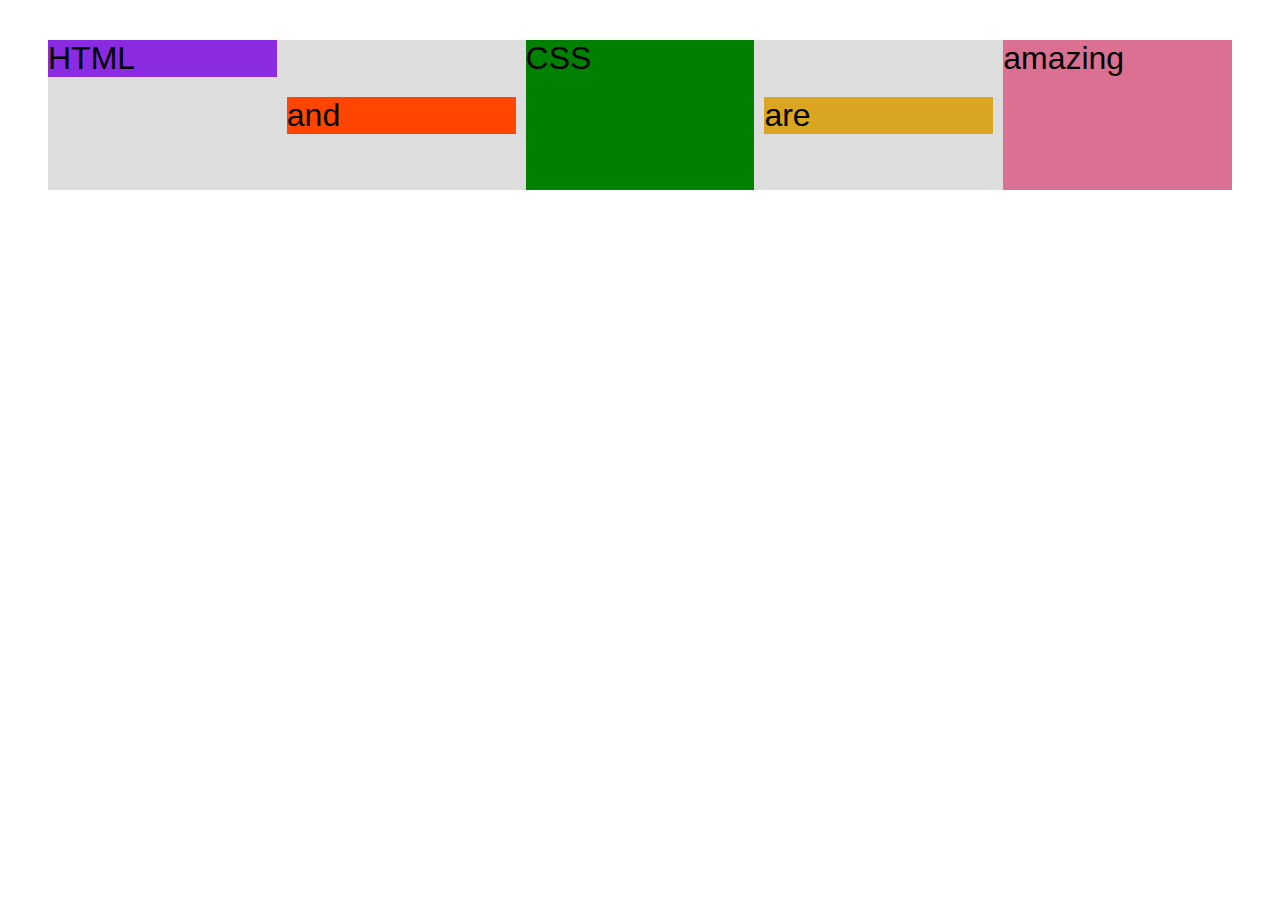
<file: css_layouts/flexbox.html>
<!DOCTYPE html>
<html lang="en">
  <head>
    <meta charset="UTF-8" />
    <meta http-equiv="X-UA-Compatible" content="IE=edge" />
    <meta name="viewport" content="width=device-width, initial-scale=1.0" />
    <title>Flexbox</title>
    <style>
      .el--1 {
        background-color: blueviolet;
      }
      .el--2 {
        background-color: orangered;
      }
      .el--3 {
        background-color: green;
        height: 150px;
      }
      .el--4 {
        background-color: goldenrod;
      }
      .el--5 {
        background-color: palevioletred;
      }
      .el--6 {
        background-color: steelblue;
      }
      .el--7 {
        background-color: yellow;
      }
      .el--8 {
        background-color: crimson;
      }

      .container {
        /* STARTER */
        font-family: sans-serif;
        background-color: #ddd;
        font-size: 32px;
        margin: 40px;

        /* FLEXBOX */
        display: flex;
        align-items: center;
        justify-content: flex-start;
        gap: 10px;
      }

      .el {
        /*
        DEFAULTS:
        flex-grow: 0;
        flex-shrink: 1;
        flex-basis: auto;
        */

        /* flex-basis: 200px; */
        /* flex-shrink: 0; */
        /* flex: 0 0 200px; */

        /* flex-grow: 1; */
        flex: 1;
      }

      .el--1 {
        align-self: flex-start;
        /* order: 2; */
        /* flex-grow: 3; */
      }

      .el--5 {
        align-self: stretch;
        order: 1;
      }

      .el--6 {
        order: -1;
      }
    </style>
  </head>
  <body>
    <div class="container">
      <div class="el el--1">HTML</div>
      <div class="el el--2">and</div>
      <div class="el el--3">CSS</div>
      <div class="el el--4">are</div>
      <div class="el el--5">amazing</div>
      <!-- <div class="el el--6">languages</div> -->
      <!-- <div class="el el--7">to</div>
      <div class="el el--8">learn</div> -->
    </div>
  </body>
</html>
</file>
<file: css_intro/style.css>
* {
  /* border-top: 10px solid #1098ad; */
  margin: 0;
  padding: 0;
}

/* PAGE SECTIONS */
body {
  color: #444;
  font-family: sans-serif;
  border-top: 10px solid #1098ad;
  position: relative;
}

.container {
  width: 800px;
  /* margin-left: auto;
  margin-right: auto; */
  margin: 0 auto;
}

.main-header {
  background-color: #f7f7f7;
  /* padding: 20px;
  padding-left: 40px;
  padding-right: 40px; */
  padding: 20px 40px;
  margin-bottom: 60px;
  /* height: 80px; */
}

nav {
  font-size: 18px;
  /* text-align: center; */
}

article {
  margin-bottom: 60px;
}

.post-header {
  margin-bottom: 40px;
  /* position: relative; */
}

aside {
  background-color: #f7f7f7;
  border-top: 5px solid #1098ad;
  border-bottom: 5px solid #1098ad;
  /* padding-top: 50px;
  padding-bottom: 50px; */
  padding: 50px 0;
  width: 500px;
}

/* SMALLER ELEMENTS */
h1,
h2,
h3 {
  color: #1098ad;
}

h1 {
  font-size: 26px;
  text-transform: uppercase;
  font-style: italic;
}

h2 {
  font-size: 40px;
  margin-bottom: 30px;
}

h3 {
  font-size: 30px;
  margin-bottom: 20px;
  margin-top: 40px;
}

h4 {
  font-size: 20px;
  text-transform: uppercase;
  text-align: center;
}

p {
  font-size: 22px;
  line-height: 1.5;
  margin-bottom: 15px;
}

ul,
ol {
  margin-left: 50px;
  margin-bottom: 20px;
}

li {
  font-size: 20px;
  margin-bottom: 10px;
  /* display: inline; */
}

li:last-child {
  margin-bottom: 0;
}

/* footer p {
  font-size: 16px;
} */

/* article header p {
  font-style: italic;
} */

#author {
  font-style: italic;
  font-size: 18px;
}

#copyright {
  font-size: 16px;
}

.related-author {
  font-size: 18px;
  font-weight: bold;
}

/* ul {
  list-style: none;
} */

.related {
  list-style: none;
}

/* body {
  background-color: orangered;
} */

/* .first-li {
  font-weight: bold;
} */

li:first-child {
  font-weight: bold;
}

li:last-child {
  font-style: italic;
}

/* li:nth-child(even) {
  color: red;
} */

/* Misconception: this won't work! */
article p:first-child {
  color: red;
}

/* Styling links */
a:link {
  color: #1098ad;
  text-decoration: none;
}

a:visited {
  /* color: #777; */
  color: #1098ad;
}

a:hover {
  color: orangered;
  font-weight: bold;
  text-decoration: underline orangered;
}

a:active {
  background-color: black;
  font-style: italic;
}
/* LVHA */

.post-img {
  width: 100%;
  height: auto;
}

nav a:link {
  /* background-color: orangered;
  margin: 20px;
  padding: 20px;

  display: block; */

  margin-right: 30px;
  margin-top: 10px;
  display: inline-block;
}

nav a:link:last-child {
  margin-right: 0;
}

button {
  font-size: 22px;
  padding: 20px;
  cursor: pointer;

  position: absolute;
  /* top: 50px;
  left: 50px; */
  bottom: 50px;
  right: 50px;
}

h1::first-letter {
  font-style: normal;
  margin-right: 5px;
}
/* 
h3 + p::first-line {
  color: red;
} */

h2 {
  /* background-color: orange; */
  position: relative;
}

h2::before {
  content: "TOP";
  background-color: #ffe70e;
  color: #444;
  font-size: 16px;
  font-weight: bold;
  display: inline-block;
  padding: 5px 10px;
  position: absolute;
  top: -10px;
  right: -25px;
}

/* Resolving conflicts */
/* #copyright {
  color: red;
}

.copyright {
  color: blue;
}

.text {
  color: yellow;
}

footer p {
  color: green !important;
} */

/* nav a:link,
nav p {
  font-size: 18px;
} */
</file>
<file: css_layouts/style.css>
* {
  /* border-top: 10px solid #1098ad; */
  margin: 0;
  padding: 0;
  box-sizing: border-box;
}

/* PAGE SECTIONS */
body {
  color: #444;
  font-family: sans-serif;

  border-top: 10px solid #1098ad;
  position: relative;
}

.container {
  width: 1200px;
  /* margin-left: auto;
  margin-right: auto; */
  margin: 0 auto;
}

.main-header {
  background-color: #f7f7f7;
  /* padding: 20px;
  padding-left: 40px;
  padding-right: 40px; */
  padding: 20px 40px;
  /* margin-bottom: 60px; */
  /* height: 80px; */
}

nav {
  font-size: 18px;
  /* text-align: center; */
}
/* 
article {
  margin-bottom: 60px;
} */

.post-header {
  margin-bottom: 40px;
  /* position: relative; */
}

aside {
  background-color: #f7f7f7;
  border-top: 5px solid #1098ad;
  border-bottom: 5px solid #1098ad;
  padding: 50px 40px;
}

/* SMALLER ELEMENTS */
h1,
h2,
h3 {
  color: #1098ad;
}

h1 {
  font-size: 26px;
  text-transform: uppercase;
  font-style: italic;
}

h2 {
  font-size: 40px;
  margin-bottom: 30px;
}

h3 {
  font-size: 30px;
  margin-bottom: 20px;
  margin-top: 40px;
}

h4 {
  font-size: 20px;
  text-transform: uppercase;
  text-align: center;
  margin-bottom: 30px;
}

p {
  font-size: 22px;
  line-height: 1.5;
  margin-bottom: 15px;
}

ul,
ol {
  margin-left: 50px;
  margin-bottom: 20px;
}

li {
  font-size: 20px;
  margin-bottom: 10px;
  /* display: inline; */
}

li:last-child {
  margin-bottom: 0;
}

/* footer p {
  font-size: 16px;
} */

/* article header p {
  font-style: italic;
} */

#author {
  font-style: italic;
  font-size: 18px;
}

#copyright {
  font-size: 16px;
}

.related-author {
  font-size: 18px;
  font-weight: bold;
}

/* ul {
  list-style: none;
} */

.related {
  list-style: none;
  margin-left: 0;
}

/* body {
  background-color: orangered;
} */

/* .first-li {
  font-weight: bold;
} */

li:first-child {
  font-weight: bold;
}

li:last-child {
  font-style: italic;
}

/* li:nth-child(even) {
  color: red;
} */

/* Misconception: this won't work! */
article p:first-child {
  color: red;
}

/* Styling links */
a:link {
  color: #1098ad;
  text-decoration: none;
}

a:visited {
  /* color: #777; */
  color: #1098ad;
}

a:hover {
  color: orangered;
  font-weight: bold;
  text-decoration: underline orangered;
}

a:active {
  background-color: black;
  font-style: italic;
}
/* LVHA */

.post-img {
  width: 100%;
  height: auto;
}

nav a:link {
  /* background-color: orangered;
  margin: 20px;
  padding: 20px;

  display: block; */

  margin-right: 30px;
  display: inline-block;
}

nav a:link:last-child {
  margin-right: 0;
}

button {
  font-size: 22px;
  padding: 20px;
  cursor: pointer;

  position: absolute;
  /* top: 50px;
  left: 50px; */
  bottom: 50px;
  right: 50px;
}

h1::first-letter {
  font-style: normal;
  margin-right: 5px;
}

/* h3 + p::first-line {
  color: red;
} */

h2 {
  /* background-color: orange; */
  position: relative;
}

h2::before {
  content: "TOP";
  background-color: #ffe70e;
  color: #444;
  font-size: 16px;
  font-weight: bold;
  display: inline-block;
  padding: 5px 10px;
  position: absolute;
  top: -10px;
  right: -25px;
}

/* Resolving conflicts */
/* #copyright {
  color: red;
}

.copyright {
  color: blue;
}

.text {
  color: yellow;
}

footer p {
  color: green !important;
} */

/* nav a:link,
nav p {
  font-size: 18px;
} */

/* FLOATS */
/*
.author-img {
  float: left;
  margin-bottom: 20px;
}

.author {
  float: left;
  margin-top: 10px;
  margin-left: 20px;
}

h1 {
  float: left;
}

nav {
  float: right;
}

.clear {
  clear: both;
}

.clearfix::after {
  clear: both;
  content: "";
  display: block;
}

article {
  width: 825px;
  float: left;
}

aside {
  width: 300px;
  float: right;
}

footer {
  clear: both;
}
*/

/* FLEXBOX */
.main-header {
  display: flex;
  align-items: center;
  justify-content: space-between;
}

.author-box {
  display: flex;
  align-items: center;
  margin-bottom: 15px;
}

.author {
  margin-bottom: 0;
  margin-left: 15px;
}

.related-post {
  display: flex;
  align-items: center;
  gap: 20px;
  margin-bottom: 30px;
}

.related-link:link {
  font-size: 17px;
  font-weight: bold;
  font-style: normal;
  margin-bottom: 5px;
  display: block;
}

.related-author {
  margin-bottom: 0;
  font-size: 14px;
  font-weight: normal;
  font-style: italic;
}

/* FLEXBOX LAYOUT */
/* .row {
  display: flex;
  align-items: flex-start;
  gap: 75px;
  margin-bottom: 60px;
}

article {
  flex: 1;
  margin-bottom: 0;
}

aside {
  
  DEFAULTS:
  flex-grow: 0;
  flex-shrink: 1;
  flex-basis: auto;

  flex: 0 0 300px;
} */

/* CSS GRID LAYOUT */
.container {
  display: grid;
  grid-template-columns: 1fr 300px;
  column-gap: 75px;
  row-gap: 60px;
  align-items: start;
}

.main-header {
  /* grid-column: 1 / span 2; */
  grid-column: 1 / -1;
}

/* article {
}

aside {
} */

footer {
  grid-column: 1 / -1;
}
</file>
<file: design/style.css>
/*
SPACING SYSTEM (px)
2 / 4 / 8 / 12 / 16 / 24 / 32 / 48 / 64 / 80 / 96 / 128

FONT SIZE SYSTEM (px)
10 / 12 / 14 / 16 / 18 / 20 / 24 / 30 / 36 / 44 / 52 / 62 / 74 / 86 / 98
*/

/* 
MAIN COLOR: #087f5b
GREY COLOR: #343a40
*/

* {
  margin: 0;
  padding: 0;
  box-sizing: border-box;
}

/* --------- --------------- */
/* GENERAL STYLES */
/* ------------------------ */
body {
  font-family: "Inter", sans-serif;
  color: #343a40;
  border-bottom: 8px solid #087f5b;
}

.container {
  width: 960px;
  margin: 0 auto;
}

header,
section {
  margin-bottom: 96px;
}

h2 {
  margin-bottom: 48px;
  font-size: 36px;
  letter-spacing: -0.5px;
  /* 24 / 30 / 36 */
}

.grid-3-cols {
  display: grid;
  grid-template-columns: repeat(3, 1fr);
  column-gap: 80px;
}

.btn:link,
.btn:visited {
  background-color: #087f5b;
  color: #fff;
  text-decoration: none;
  text-transform: uppercase;
  font-weight: 500;

  display: inline-block;
  border-radius: 100px;
}

.btn:hover,
.btn:active {
  background-color: #099268;
}

.btn--big {
  font-size: 18px;
  padding: 16px 32px;
}

.btn--small {
  font-size: 14px;
  padding: 8px 12px;
}

img {
  border-radius: 12px;
}

/* ------------------------ */
/* COMPONENT STYLES */
/* ------------------------ */

/* HEADER */
header {
  display: grid;
  grid-template-columns: repeat(2, 1fr);
  column-gap: 80px;
  margin-top: 64px;
}

.header-text-box {
  align-self: center;
}

h1 {
  margin-bottom: 32px;
  font-size: 44px;
  line-height: 1.1;
  letter-spacing: -1px;
  /* 44 / 52 / 62 */

  /* text-shadow: 0 5px 5px rgba(0, 0, 0, 0.2); */
}

.header-text {
  margin-bottom: 24px;
  font-size: 18px;
  line-height: 1.7;
}

img {
  width: 100%;
}

/* FEATURES */
.features-icon {
  stroke: #087f5b;
  width: 32px;
  height: 32px;
  margin-bottom: 24px;
}

.features-title {
  margin-bottom: 16px;
  font-size: 20px;
}

.features-text {
  font-size: 18px;
  line-height: 1.7;
}

/* TESTIMONIAL */
.testimonial-section {
  background-color: #087f5b;
  color: #fff;
  padding: 24px;
  border-radius: 12px;
}

.testimonial-box {
  grid-column: 2 / -1;
  align-self: center;
}

.testimonial-box h2 {
  margin-bottom: 24px;
  /* 20 / 24 / 30 */
  font-size: 24px;
}

.testimonial-text {
  font-style: italic;
  margin-bottom: 24px;
  font-size: 18px;
  line-height: 1.7;
  color: #e6fcf5;
}

.testimonial-author {
  color: #c3fae8;
}

/* CHAIRS */
.chair {
  box-shadow: 0 20px 30px 0 rgba(0, 0, 0, 0.07);
  border-radius: 12px;
}

.chair img {
  border-bottom-left-radius: 0;
  border-bottom-right-radius: 0;
}

.chair-box {
  padding: 32px;
}

h3 {
  margin-bottom: 24px;
  font-size: 20px;
}

.chair-details {
  list-style: none;
  margin-bottom: 48px;
}

.chair-details li {
  display: flex;
  align-items: center;
  gap: 12px;
  margin-bottom: 16px;
}

.chair-details li:last-child {
  margin-bottom: 0;
}

.chair-icon {
  stroke: #087f5b;
  width: 24px;
  height: 24px;
}

.chair-price {
  display: flex;
  justify-content: space-between;
  align-items: center;
  font-size: 20px;
}

footer {
  margin-bottom: 48px;
  font-size: 14px;
  color: #495057;
}
</file>
<file: css_intro/challenge.css>
/**************Challenge****************/
* {
  margin: 0;
  padding: 0;
}
body {
  font-family: sans-serif;
  line-height: 1.4;
}
.product {
  border: 4px solid black;
  width: 825px;
  margin: 50px auto;
  position: relative;
}
.product-title {
  text-align: center;
  text-transform: uppercase;
  font-size: 22px;
  background-color: #f7f7f7;
  padding: 15px;
}
.price {
  font-size: 24px;
}
.shipping {
  text-transform: uppercase;
  font-size: 12px;
  color: #777;
  margin-bottom: 20px;
}
.sale {
  background-color: #ec2f2f;
  color: #fff;
  font-size: 12px;
  text-transform: uppercase;
  font-weight: bold;
  padding: 7px 15px;
  display: inline-block;
  position: absolute;
  top: -17px;
  left: -38px;
  letter-spacing: 2px;
}
.color {
  background-color: black;
  height: 22px;
  width: 22px;
  display: inline-block;
  margin-right: 10px;
}
.color-blue {
  background-color: #2f6ee2;
}
.color-red {
  background-color: #ec2f2f;
}
.color-yellow {
  background-color: #f0bf1e;
}
.color-green {
  background-color: #90cc20;
}
.color-brown {
  background-color: #885214;
}

.more-info:link,
.more-info:visited {
  color: black;
  display: inline-block;
  margin-bottom: 30px;
}
.more-info:hover,
.more-info:active {
  text-decoration: none;
  color: black;
}
.details-title {
  text-transform: uppercase;
  font-weight: bold;
  margin-bottom: 15px;
  margin-top: 30px;
}
.details-list {
  list-style: square;
  margin-left: 20px;
}
.details-list li {
  margin-bottom: 10px;
}
.add-product {
  border: none;
  cursor: pointer;
  color: white;
  background-color: black;
  font-size: 20px;
  text-transform: uppercase;
  padding: 15px;
  width: 100%;
}
.add-product:hover {
  border-top: 4px solid black;
  color: black;
  background-color: #fff;
  font-size: 20px;
  text-transform: uppercase;
}
</file>
<file: css_layouts/challenge.css>
/**************Challenge****************/
* {
  margin: 0;
  padding: 0;
  box-sizing: border-box;
}
body {
  font-family: sans-serif;
  line-height: 1.4;
}
.product {
  border: 4px solid black;
  width: 825px;
  margin: 50px auto;
  position: relative;
}
.product-title {
  text-align: center;
  text-transform: uppercase;
  font-size: 22px;
  background-color: #f7f7f7;
  padding: 15px;
}
/* .container {
  background-color: red;
} */
.clearfix::after {
  content: "";
  display: block;
  clear: both;
}
.product-img {
  float: left;
  margin-right: 40px;
}
.product-info {
  /*(825 - 8 - 250 - 80) */
  width: 243px;
  float: left;
  margin-right: 40px;
  margin-top: 20px;
}
.price {
  font-size: 24px;
  float: left;
}
.shipping {
  text-transform: uppercase;
  font-size: 12px;
  color: #777;
  margin-bottom: 20px;
  float: right;
  margin-top: 10px;
  font-weight: bold;
}
.product-description {
  clear: both;
  margin-top: 8px;
}
.sale {
  background-color: #ec2f2f;
  color: #fff;
  font-size: 12px;
  text-transform: uppercase;
  font-weight: bold;
  padding: 7px 15px;
  display: inline-block;
  position: absolute;
  top: -17px;
  left: -38px;
  letter-spacing: 2px;
}
.color {
  background-color: black;
  height: 22px;
  width: 22px;
  display: inline-block;
  margin-right: 10px;
}
.color-blue {
  background-color: #2f6ee2;
}
.color-red {
  background-color: #ec2f2f;
}
.color-yellow {
  background-color: #f0bf1e;
}
.color-green {
  background-color: #90cc20;
}
.color-brown {
  background-color: #885214;
}
.more-info:link,
.more-info:visited {
  color: black;
  display: inline-block;
  margin-bottom: 30px;
}
.more-info:hover,
.more-info:active {
  text-decoration: none;
  color: black;
}
.product-details {
  width: 243px;
  float: left;
  margin-top: 20px;
}
.details-title {
  text-transform: uppercase;
  font-weight: bold;
  margin-bottom: 15px;
}
.details-list {
  list-style: square;
  margin-left: 20px;
}
.details-list li {
  margin-bottom: 10px;
}
.add-product {
  border: none;
  cursor: pointer;
  color: white;
  background-color: black;
  font-size: 20px;
  text-transform: uppercase;
  padding: 15px;
  width: 100%;
}
.add-product:hover {
  border-top: 4px solid black;
  color: black;
  background-color: #fff;
  font-size: 20px;
  text-transform: uppercase;
}
</file>
<file: css_layouts/challenge_flexbox.css>
* {
  margin: 0;
  padding: 0;
  box-sizing: border-box;
}

body {
  font-family: sans-serif;
  line-height: 1.4;
}

.clearfix::after {
  content: "";
  display: block;
  clear: both;
}

.container {
  /*   background-color: red; */
  display: flex;
  gap: 40px;
}

/* .product-img {
  }
   */
/* PRODUCT */
.product {
  border: 4px solid black;
  width: 825px;
  margin: 50px auto;
  position: relative;
}

.product-title {
  text-align: center;
  font-size: 22px;
  text-transform: uppercase;
  background-color: #f7f7f7;
  padding: 15px;
}

/* PRODUCT INFORMATION */
.product-info {
  /*  (825 - 8 - 250 - 80) / 2  */
  /*   width: 243px; */
  flex: 1;
  margin-top: 20px;
}

.product-price {
  display: flex;
  justify-content: space-between;
  align-items: center;
  margin-bottom: 20px;
}

.price {
  font-size: 24px;
}

.shipping {
  font-size: 12px;
  text-transform: uppercase;
  font-weight: bold;
  color: #777;
}

.sale {
  background-color: #ec2f2f;
  color: #fff;
  font-size: 12px;
  text-transform: uppercase;
  font-weight: bold;
  letter-spacing: 2px;
  padding: 7px 15px;
  display: inline-block;
  position: absolute;
  top: -17px;
  left: -38px;

  /*   width: 40px;
    text-align: center; */
}

.product-description {
  margin-bottom: 10px;
}

.more-info:link,
.more-info:visited {
  color: black;
  margin-bottom: 30px;
  display: inline-block;
}

.more-info:hover,
.more-info:active {
  text-decoration: none;
}

.product-colors {
  display: flex;
  gap: 10px;
}

.color {
  background-color: #000;
  height: 22px;
  width: 22px;
}

.color-blue {
  background-color: #2f6ee2;
}
.color-red {
  background-color: #ec2f2f;
}
.color-yellow {
  background-color: #f0bf1e;
}
.color-green {
  background-color: #90cc20;
}
.color-brown {
  background-color: #885214;
}

/* PRODUCT DETAILS */
.product-details {
  /*   width: 243px; */
  margin-top: 20px;
  flex: 1;
}

.details-title {
  text-transform: uppercase;
  font-size: 16px;
  margin-bottom: 15px;
}

.details-list {
  list-style: square;
  margin-left: 20px;
}

.details-list li {
  margin-bottom: 10px;
}

/* BUTTON */
.add-cart {
  background-color: #000;
  border: none;
  color: #fff;
  font-size: 20px;
  text-transform: uppercase;
  cursor: pointer;
  padding: 15px;
  width: 100%;
  border-top: 4px solid black;
}

.add-cart:hover {
  color: #000;
  background-color: #fff;
}
</file>
<file: css_layouts/challenge_grid.css>
* {
  margin: 0;
  padding: 0;
  box-sizing: border-box;
}

body {
  font-family: sans-serif;
  line-height: 1.4;
}

/* .product-img {
  }
   */
/* PRODUCT */
.product {
  border: 4px solid black;
  width: 825px;
  margin: 50px auto;
  position: relative;

  display: grid;
  grid-template-columns: 250px 1fr 1fr;
  column-gap: 40px;
}

.product-title {
  text-align: center;
  font-size: 22px;
  text-transform: uppercase;
  background-color: #f7f7f7;
  padding: 15px;
  grid-column: 1 / -1;
}

/* PRODUCT INFORMATION */
.product-info {
  /*  (825 - 8 - 250 - 80) / 2  */
  /*   width: 243px; */
  flex: 1;
  margin-top: 20px;
}

.product-price {
  display: flex;
  justify-content: space-between;
  align-items: center;
  margin-bottom: 20px;
}

.price {
  font-size: 24px;
}

.shipping {
  font-size: 12px;
  text-transform: uppercase;
  font-weight: bold;
  color: #777;
}

.sale {
  background-color: #ec2f2f;
  color: #fff;
  font-size: 12px;
  text-transform: uppercase;
  font-weight: bold;
  letter-spacing: 2px;
  padding: 7px 15px;
  display: inline-block;
  position: absolute;
  top: -17px;
  left: -38px;

  /*   width: 40px;
    text-align: center; */
}

.product-description {
  margin-bottom: 10px;
}

.more-info:link,
.more-info:visited {
  color: black;
  margin-bottom: 30px;
  display: inline-block;
}

.more-info:hover,
.more-info:active {
  text-decoration: none;
}

.product-colors {
  display: flex;
  gap: 10px;
}

.color {
  background-color: #000;
  height: 22px;
  width: 22px;
}

.color-blue {
  background-color: #2f6ee2;
}
.color-red {
  background-color: #ec2f2f;
}
.color-yellow {
  background-color: #f0bf1e;
}
.color-green {
  background-color: #90cc20;
}
.color-brown {
  background-color: #885214;
}

/* PRODUCT DETAILS */
.product-details {
  /*   width: 243px; */
  margin-top: 20px;
  flex: 1;
}

.details-title {
  text-transform: uppercase;
  font-size: 16px;
  margin-bottom: 15px;
}

.details-list {
  list-style: square;
  margin-left: 20px;
}

.details-list li {
  margin-bottom: 10px;
}

/* BUTTON */
.add-cart {
  background-color: #000;
  border: none;
  color: #fff;
  font-size: 20px;
  text-transform: uppercase;
  cursor: pointer;
  padding: 15px;
  width: 100%;
  border-top: 4px solid black;
  grid-column: 1 / -1;
}

.add-cart:hover {
  color: #000;
  background-color: #fff;
}
</file>
